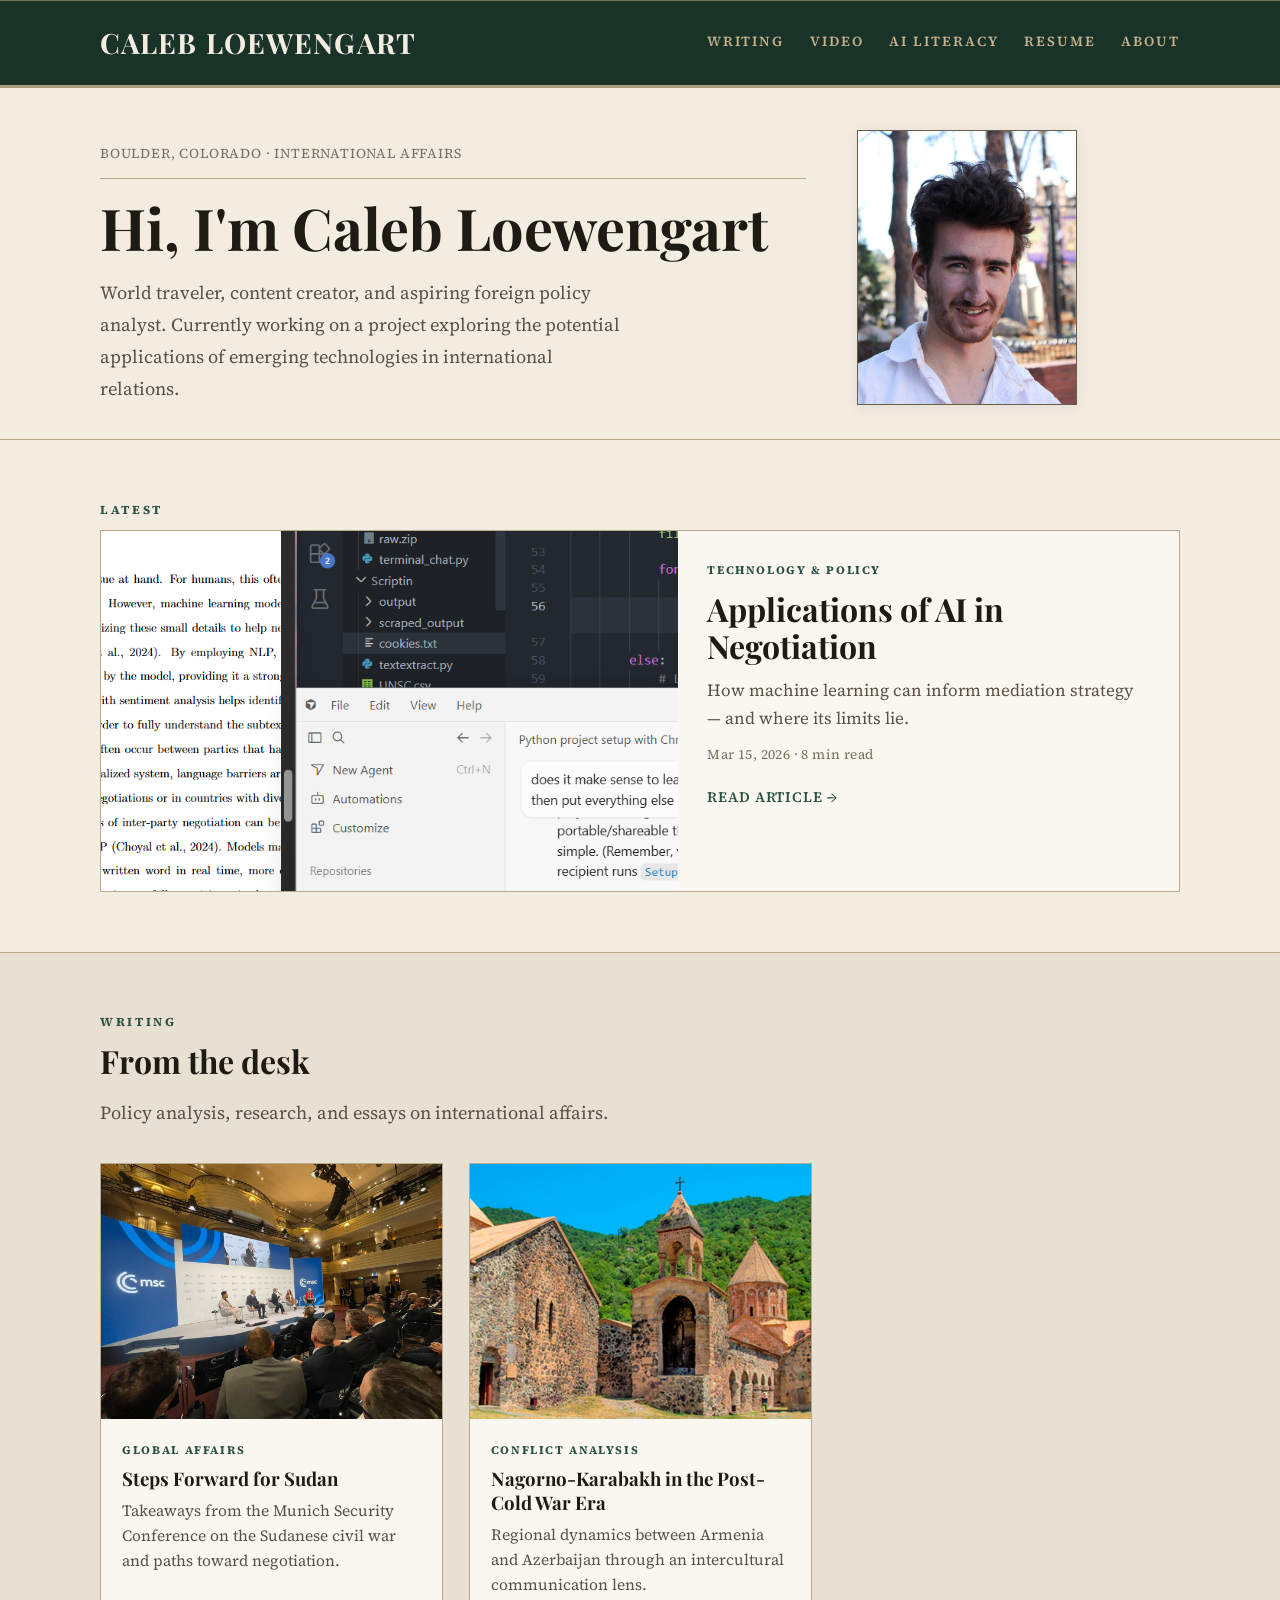
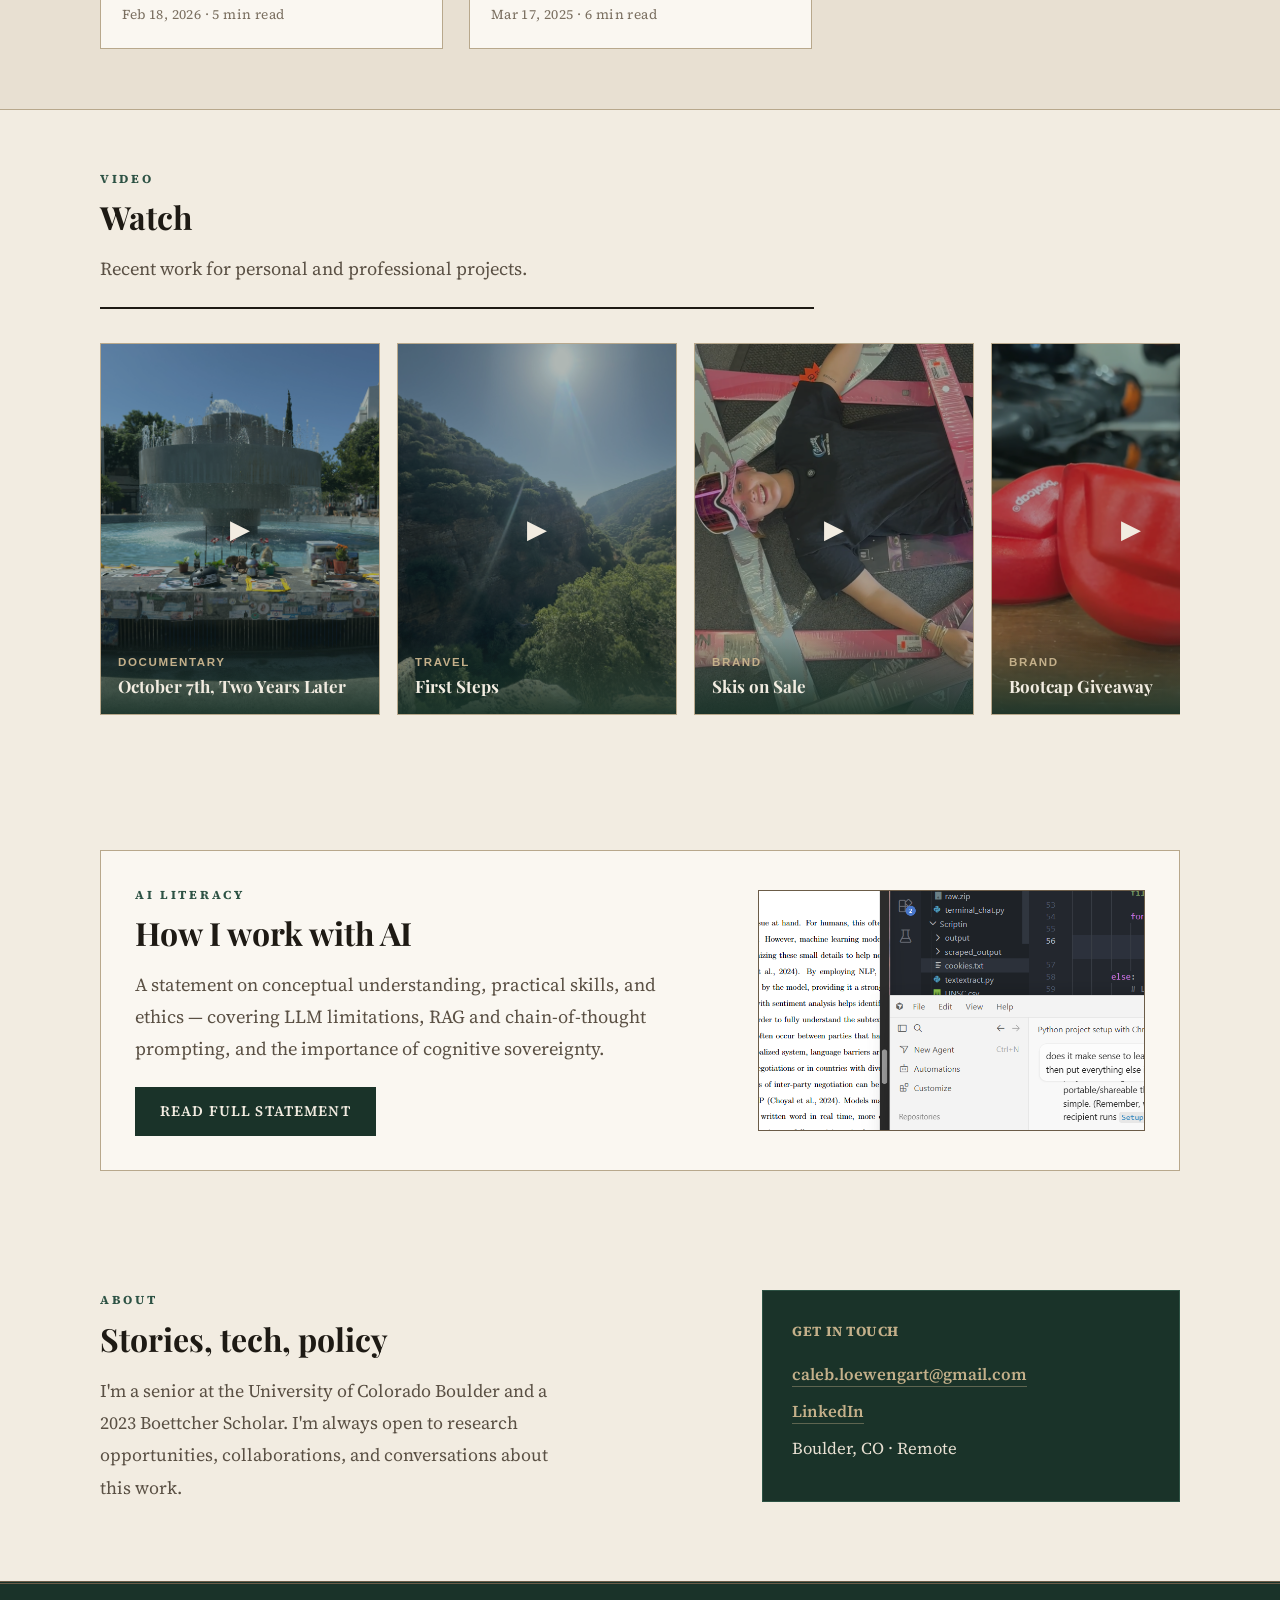
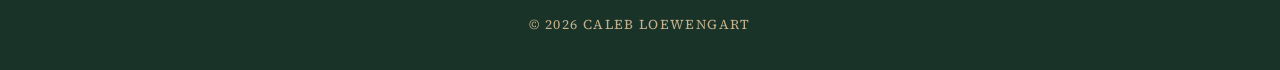
<file: index.html>
<!DOCTYPE html>
<html lang="en">
<head>
  <meta charset="UTF-8" />
  <meta name="viewport" content="width=device-width, initial-scale=1.0" />
  <meta name="description" content="Portfolio of Caleb Loewengart — international affairs student, content creator, and researcher focused on storytelling, foreign policy, and emerging technology." />
  <title>Caleb Loewengart</title>
  <link rel="preconnect" href="https://fonts.googleapis.com">
  <link rel="preconnect" href="https://fonts.gstatic.com" crossorigin>
  <link href="https://fonts.googleapis.com/css2?family=Playfair+Display:ital,wght@0,400..900;1,400..900&family=Source+Serif+4:ital,opsz,wght@0,8..60,400..700;1,8..60,400..700&display=swap" rel="stylesheet">
  <link rel="stylesheet" href="styles.css" />
</head>
<body>
  <header class="site-header">
    <div class="masthead-rule"></div>
    <div class="container header-inner">
      <a class="brand" href="#top">Caleb Loewengart</a>
      <nav aria-label="Main navigation">
        <a href="#writing">Writing</a>
        <a href="#videos">Video</a>
        <a href="#ai-literacy">AI Literacy</a>
        <a href="assets/resume.html">Resume</a>
        <a href="#about">About</a>
      </nav>
    </div>
    <div class="masthead-rule thick"></div>
  </header>

  <main id="top">
    <section class="blog-masthead">
      <div class="container masthead-grid">
        <div class="masthead-copy">
          <p class="dateline">Boulder, Colorado · International Affairs</p>
          <h1><span class="highlight">Hi,</span> I'm Caleb Loewengart</h1>
          <p class="lead">World traveler, content creator, and aspiring foreign policy analyst. Currently working on a project exploring the potential applications of emerging technologies in international relations.</p>
        </div>
        <div class="masthead-photo">
          <img src="assets/headshot.jpeg" alt="Headshot of Caleb Loewengart" width="220" height="275" />
        </div>
      </div>
    </section>

    <section id="featured" class="section" hidden>
      <div class="container">
        <p class="eyebrow">Latest</p>
        <div id="featured-post"></div>
      </div>
    </section>

    <section id="writing" class="section section-alt">
      <div class="container">
        <div class="section-header-row">
          <div>
            <p class="eyebrow">Writing</p>
            <h2>From the desk</h2>
            <p class="section-desc">Policy analysis, research, and essays on international affairs.</p>
          </div>
        
        </div>
        <div id="post-feed" class="post-feed" aria-live="polite"></div>
      </div>
    </section>

    <section id="videos" class="section">
      <div class="container">
        <div class="section-header">
          <p class="eyebrow">Video</p>
          <h2>Watch</h2>
          <p class="section-desc">Recent work for personal and professional projects.</p>
        </div>
        <div id="video-reel" class="video-reel" aria-live="polite"></div>
      </div>
    </section>

    <section id="ai-literacy" class="section">
      <div class="container">
        <div class="ai-literacy-banner">
          <div class="ai-literacy-copy">
            <p class="eyebrow">AI Literacy</p>
            <h2>How I work with AI</h2>
            <p class="section-desc">A statement on conceptual understanding, practical skills, and ethics — covering LLM limitations, RAG and chain-of-thought prompting, and the importance of cognitive sovereignty.</p>
            <a class="button" href="assets/writing/ailiteracy.html">Read full statement</a>
          </div>
          <a class="ai-literacy-cover" href="assets/writing/ailiteracy.html" aria-label="Read AI Literacy Statement">
            <img src="assets/images/covers/AI.png" alt="" loading="lazy" />
          </a>
        </div>
      </div>
    </section>

    <section id="about" class="section">
      <div class="container about-grid">
        <div>
          <p class="eyebrow">About</p>
          <h2>Stories, tech, policy</h2>
          <p>I'm a senior at the University of Colorado Boulder and a 2023 Boettcher Scholar. I'm always open to research opportunities, collaborations, and conversations about this work.</p>
        </div>
        <div class="about-card">
          <h3>Get in Touch</h3>
          <ul class="contact-list">
            <li><a href="mailto:caleb.loewengart@gmail.com">caleb.loewengart@gmail.com</a></li>
            <li><a href="https://linkedin.com/in/calebloewengart" target="_blank" rel="noopener noreferrer">LinkedIn</a></li>
            <li>Boulder, CO · Remote</li>
          </ul>
        </div>
      </div>
    </section>
  </main>

  <footer class="site-footer">
    <div class="container">
      <p>&copy; 2026 Caleb Loewengart</p>
    </div>
  </footer>

  <script src="script.js"></script>
</body>
</html>
</file>
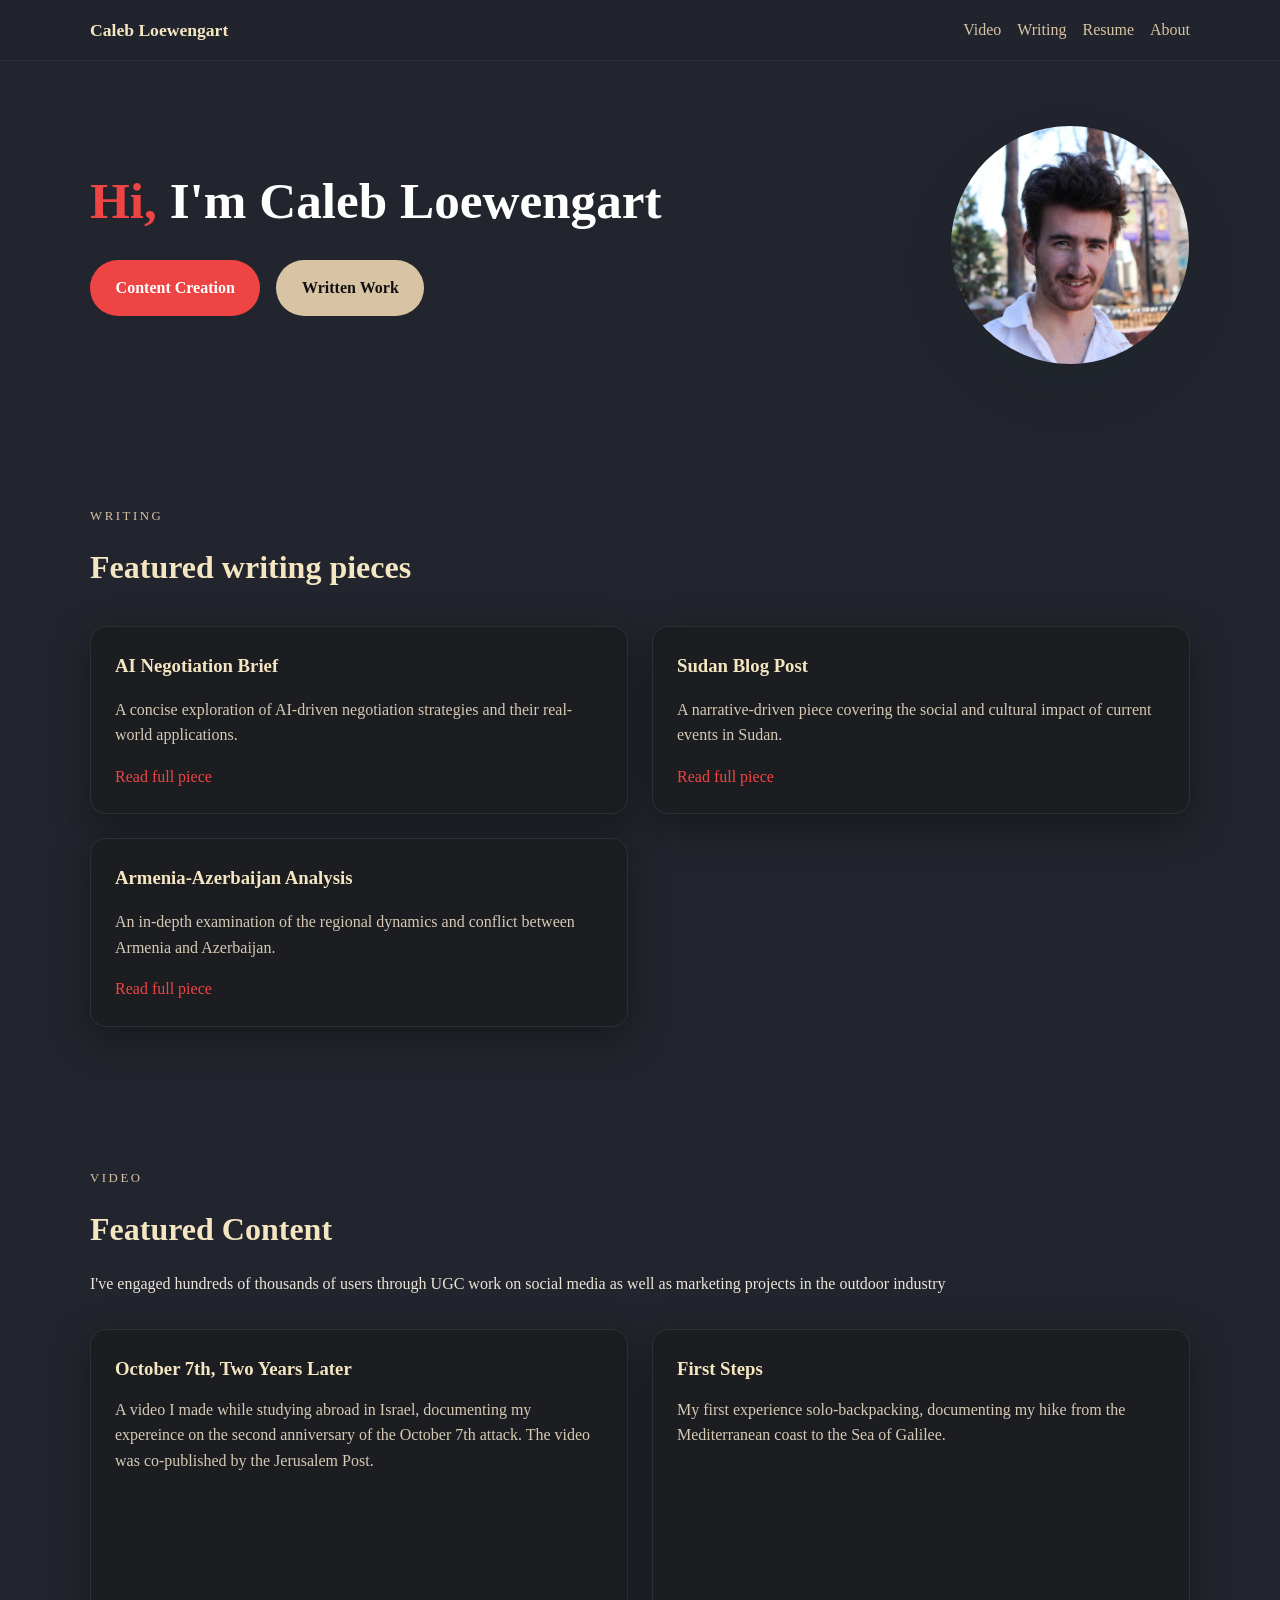
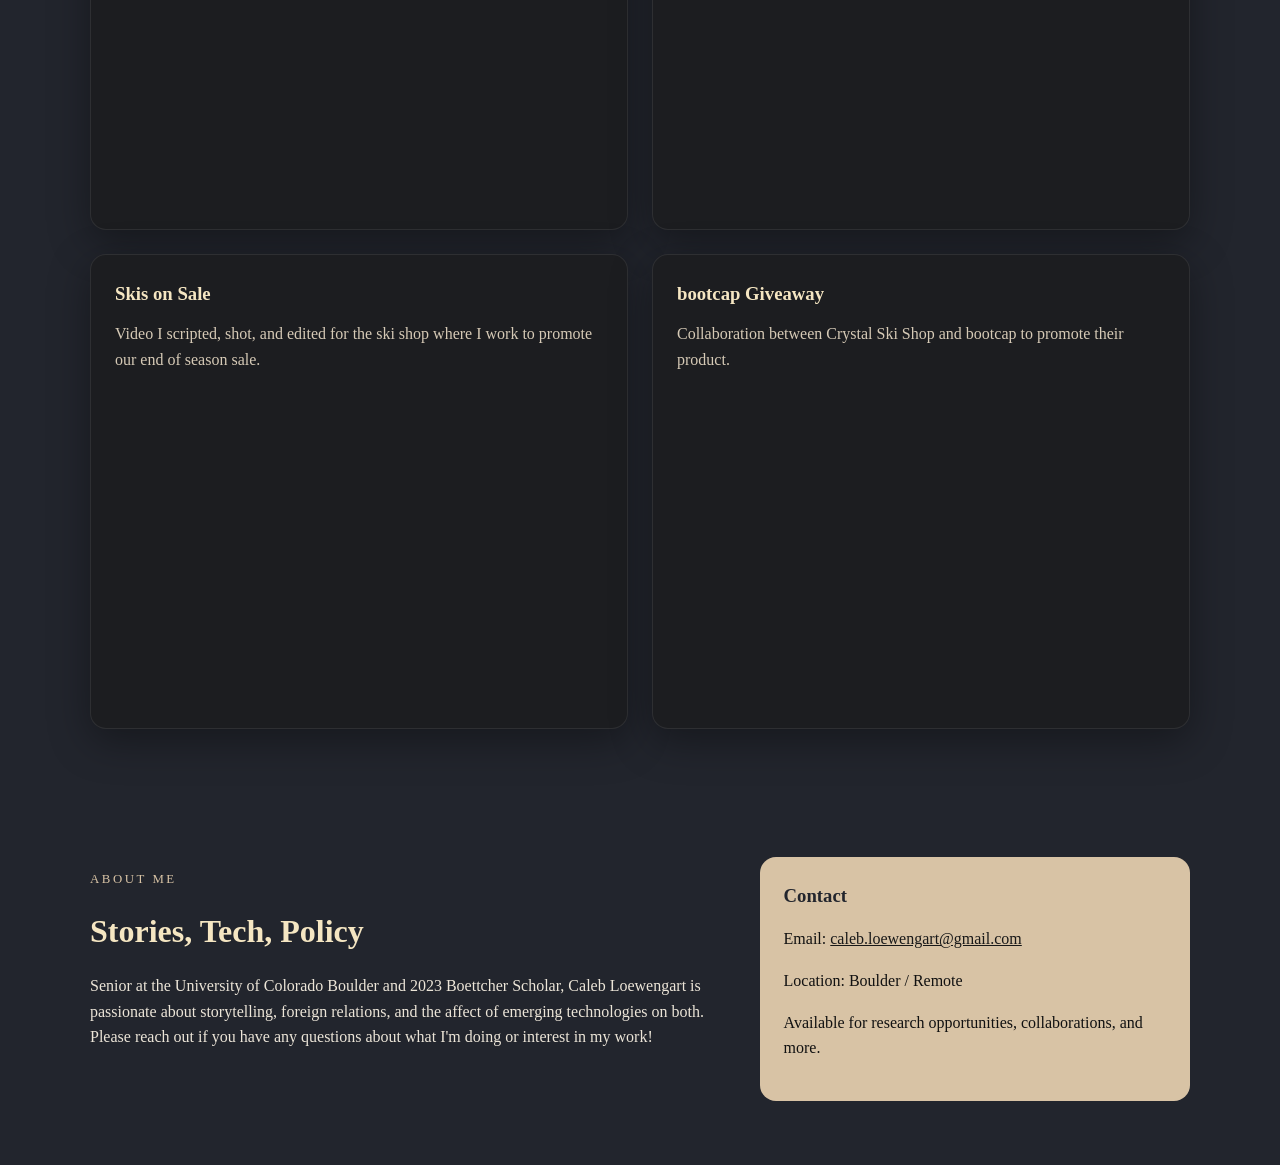
<file: calebloewengartportfolio/index.html>
<!DOCTYPE html>
<html lang="en">
<head>
  <meta charset="UTF-8" />
  <meta name="viewport" content="width=device-width, initial-scale=1.0" />
  <title>Caleb Loewengart Portfolio</title>
  <link rel="preconnect" href="https://fonts.googleapis.com">
<link rel="preconnect" href="https://fonts.gstatic.com" crossorigin>
<link href="https://fonts.googleapis.com/css2?family=EB+Garamond:ital,wght@0,400..800;1,400..800&family=Oswald:wght@200..700&display=swap" rel="stylesheet">
  <link rel="stylesheet" href="styles.css" />
</head>
<body>
  <header class="site-header">
    <div class="container header-inner">
      <a class="brand" href="#hero">Caleb Loewengart</a>
      <nav>
        <a href="#videos">Video</a>
        <a href="#writing">Writing</a>
        <a href="assets/resume.html">Resume</a>
        <a href="#about">About</a>
      </nav>
    </div>
  </header>

  <main>
    <section id="hero" class="hero section">
      <div class="container">
        <div class="hero-top">
          <div class="hero-copy">
            <h1><span class="highlight">Hi,</span> I'm Caleb Loewengart</h1>
            
            <div class="hero-actions">
              <a class="button" href="#videos">Content Creation</a>
              <a class="button button-secondary" href="#writing">Written Work</a>
            </div>
          </div>
          <div class="hero-headshot">
            <img src="assets/headshot.jpeg" alt="Headshot of Caleb Loewengart" />
          </div>
        </div>
      </div>
    </section>

    <section id="writing" class="section section-alt">
      <div class="container">
        <div class="section-header">
          <p class="eyebrow">Writing</p>
          <h2>Featured writing pieces</h2>
          
        </div>
        <div id="writing-grid" class="grid">
          <div class="card">
            <p>Loading your writing portfolio...</p>
          </div>
        </div>
      </div>
    </section>

    <section id="videos" class="section">
      <div class="container">
        <div class="section-header">
          <p class="eyebrow">Video</p>
          <h2>Featured Content</h2>
          <p>I've engaged hundreds of thousands of users through UGC work on social media as well as marketing projects in the outdoor industry</p>
        </div>
        <div id="video-grid" class="grid">
          <div class="card">
            <p>Loading your video portfolio...</p>
          </div>
        </div>
      </div>
    </section>


    <section id="about" class="section">
      <div class="container about-grid">
        <div>
          <p class="eyebrow">About me</p>
          <h2>Stories, Tech, Policy</h2>
          <p>Senior at the University of Colorado Boulder and 2023 Boettcher Scholar, Caleb Loewengart is passionate about storytelling, foreign relations, and the affect of emerging technologies on both. Please reach out if you have any questions about what I'm doing or interest in my work!</p>
        </div>
        <div class="about-card">
          <h3>Contact</h3>
          <p>Email: <a href="mailto:caleb.loewengart@gmail.com">caleb.loewengart@gmail.com</a></p>
          <p>Location: Boulder / Remote</p>
          <p>Available for research opportunities, collaborations, and more.</p>
        </div>
      </div>
    </section>
  </main>


  <script src="script.js"></script>
</body>
</html>
</file>
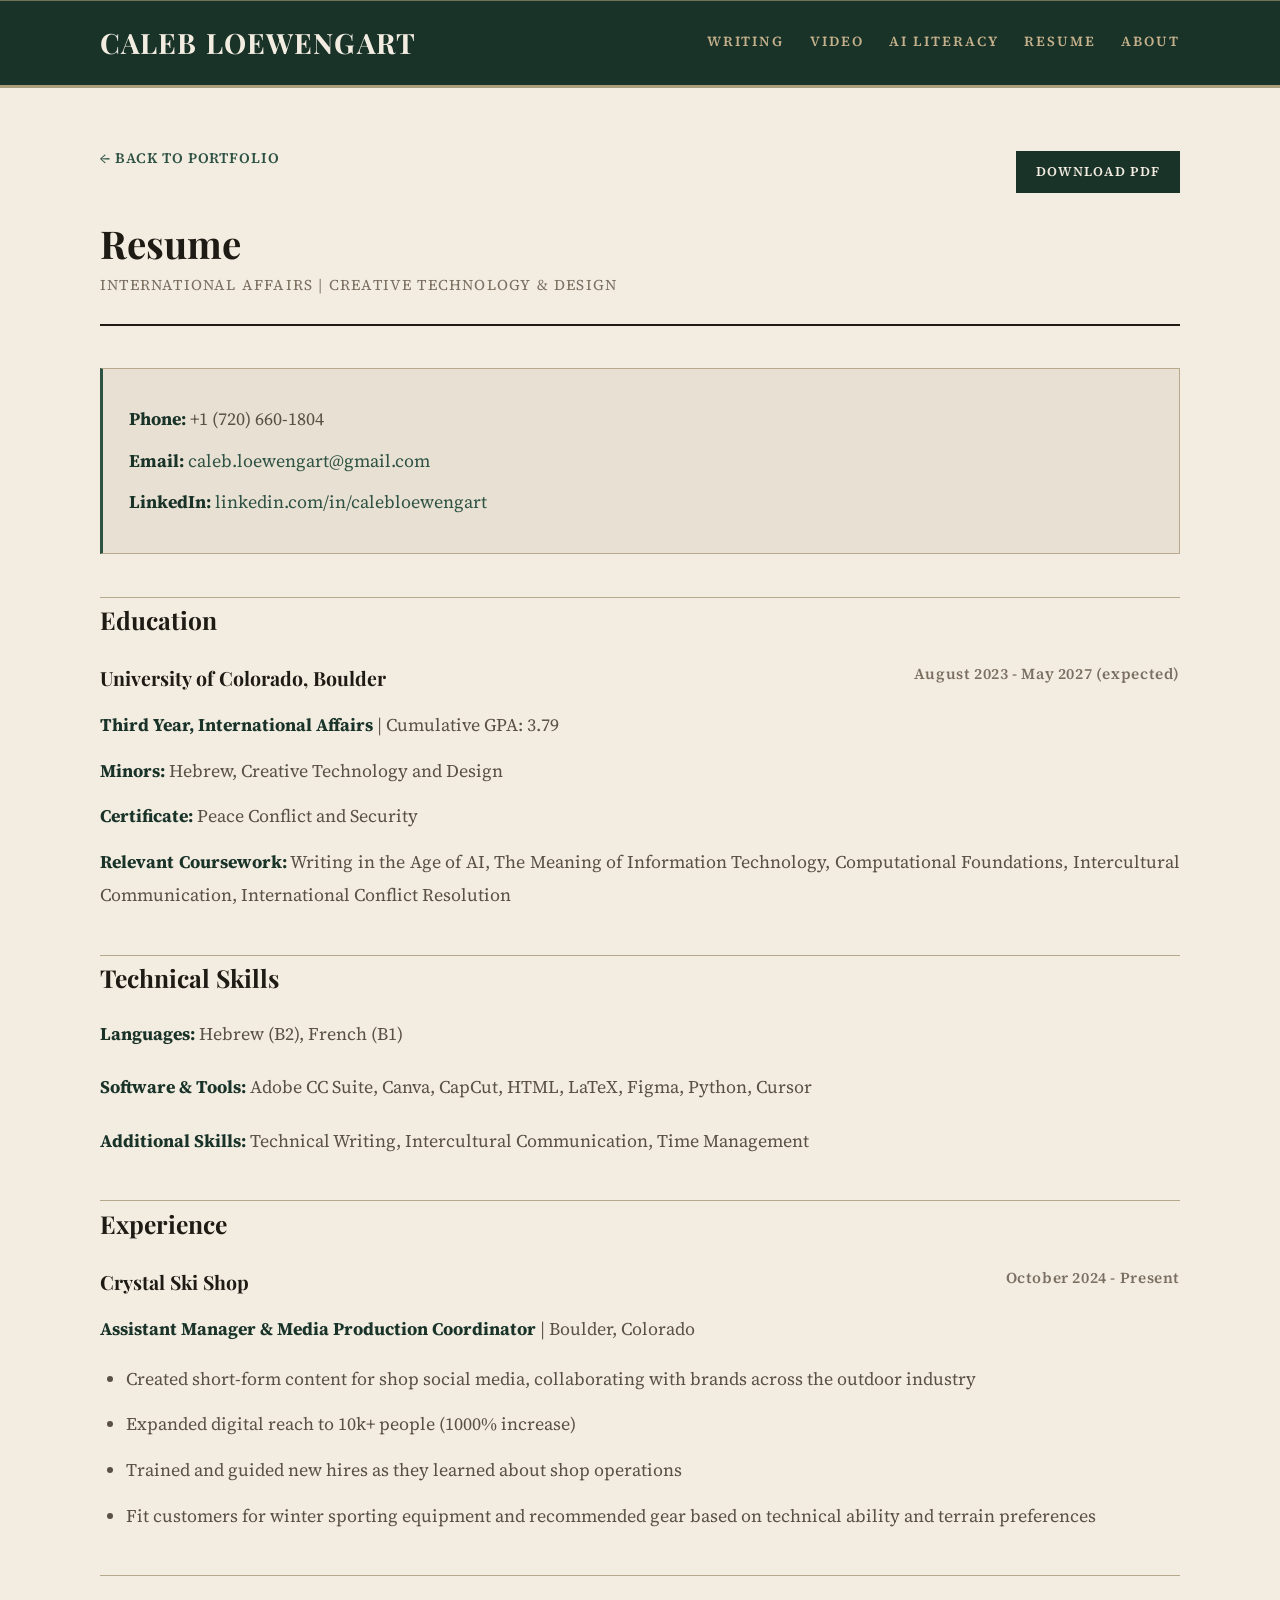
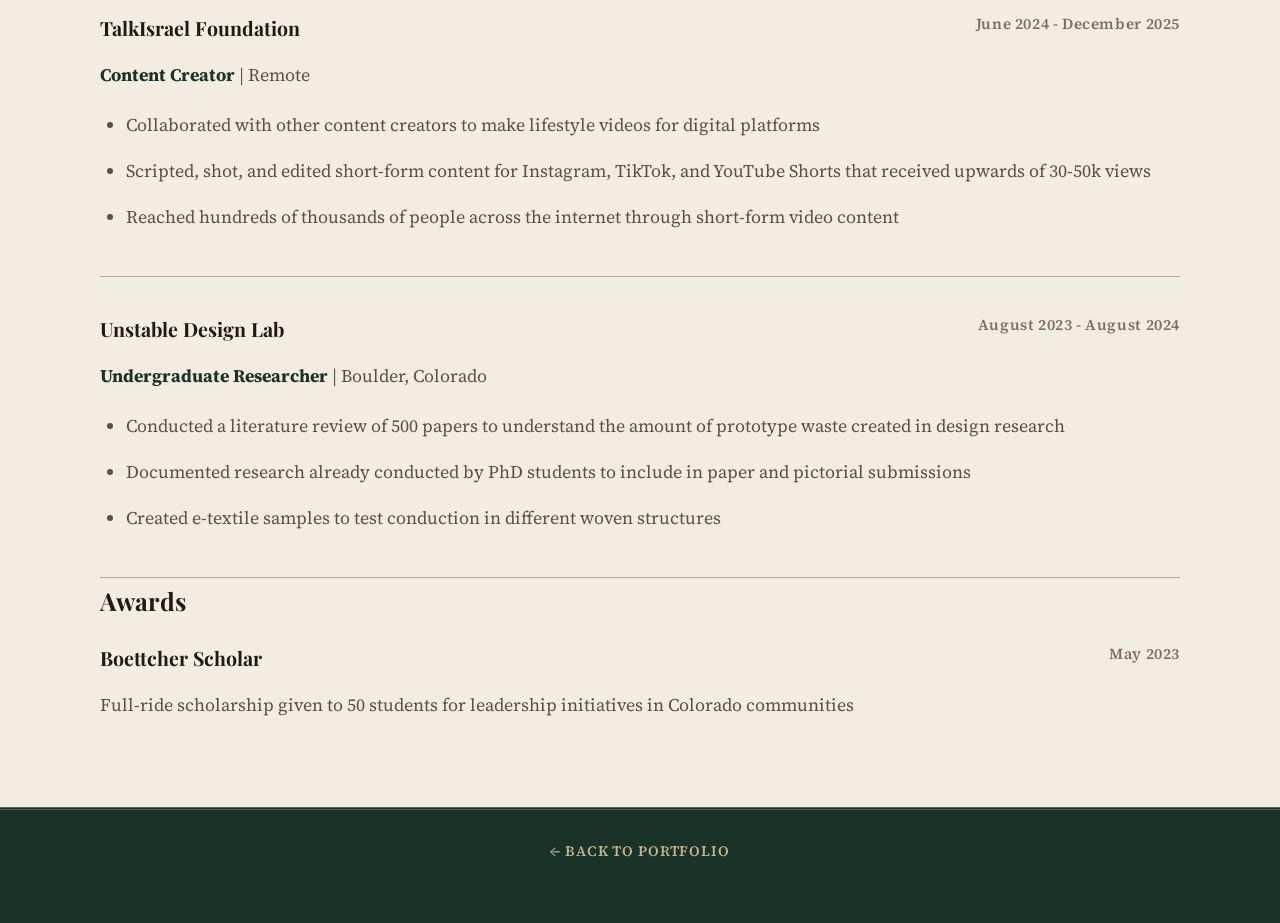
<file: assets/resume.html>
<!DOCTYPE html>
<html lang="en">
<head>
  <meta charset="UTF-8" />
  <meta name="viewport" content="width=device-width, initial-scale=1.0" />
  <title>Resume - Caleb Loewengart</title>
  <link rel="preconnect" href="https://fonts.googleapis.com">
  <link rel="preconnect" href="https://fonts.gstatic.com" crossorigin>
  <link href="https://fonts.googleapis.com/css2?family=Playfair+Display:ital,wght@0,400..900;1,400..900&family=Source+Serif+4:ital,opsz,wght@0,8..60,400..700;1,8..60,400..700&display=swap" rel="stylesheet">
  <link rel="stylesheet" href="../styles.css" />
  <link rel="stylesheet" href="../writing-styles.css" />
</head>
<body>
  <header class="site-header">
    <div class="masthead-rule"></div>
    <div class="container header-inner">
      <a class="brand" href="../index.html#hero">Caleb Loewengart</a>
      <nav aria-label="Main navigation">
        <a href="../index.html#writing">Writing</a>
        <a href="../index.html#videos">Video</a>
        <a href="writing/ailiteracy.html">AI Literacy</a>
        <a href="resume.html">Resume</a>
        <a href="../index.html#about">About</a>
      </nav>
    </div>
    <div class="masthead-rule thick"></div>
  </header>

  <main>
    <article class="writing-article">
      <div class="container">
        <div class="writing-header">
          <div class="resume-header-actions">
            <a href="../index.html#hero" class="back-link">← Back to Portfolio</a>
            <a href="./CalebLoewengart_Resume (10).pdf" download class="button button-small">Download PDF</a>
          </div>
          <h1>Resume</h1>
          <p class="writing-meta">International Affairs | Creative Technology & Design</p>
        </div>

        <div class="writing-content">
          <div class="resume-contact">
            <p><strong>Phone:</strong> +1 (720) 660-1804</p>
            <p><strong>Email:</strong> <a href="mailto:caleb.loewengart@gmail.com">caleb.loewengart@gmail.com</a></p>
            <p><strong>LinkedIn:</strong> <a href="https://linkedin.com/in/calebloewengart">linkedin.com/in/calebloewengart</a></p>
          </div>

          <h2>Education</h2>
          <div class="resume-section">
            <div class="resume-entry">
              <div class="entry-header">
                <h3>University of Colorado, Boulder</h3>
                <span class="date">August 2023 - May 2027 (expected)</span>
              </div>
              <p><strong>Third Year, International Affairs</strong> | Cumulative GPA: 3.79</p>
              <p><strong>Minors:</strong> Hebrew, Creative Technology and Design</p>
              <p><strong>Certificate:</strong> Peace Conflict and Security</p>
              <p><strong>Relevant Coursework:</strong> Writing in the Age of AI, The Meaning of Information Technology, Computational Foundations, Intercultural Communication, International Conflict Resolution</p>
            </div>
          </div>

          <h2>Technical Skills</h2>
          <div class="resume-section">
            <p><strong>Languages:</strong> Hebrew (B2), French (B1)</p>
            <p><strong>Software & Tools:</strong> Adobe CC Suite, Canva, CapCut, HTML, LaTeX, Figma, Python, Cursor</p>
            <p><strong>Additional Skills:</strong> Technical Writing, Intercultural Communication, Time Management</p>
          </div>

          <h2>Experience</h2>
          <div class="resume-section">
            <div class="resume-entry">
              <div class="entry-header">
                <h3>Crystal Ski Shop</h3>
                <span class="date">October 2024 - Present</span>
              </div>
              <p><strong>Assistant Manager & Media Production Coordinator</strong> | Boulder, Colorado</p>
              <ul>
                <li>Created short-form content for shop social media, collaborating with brands across the outdoor industry</li>
                <li>Expanded digital reach to 10k+ people (1000% increase)</li>
                <li>Trained and guided new hires as they learned about shop operations</li>
                <li>Fit customers for winter sporting equipment and recommended gear based on technical ability and terrain preferences</li>
              </ul>
            </div>

            <div class="resume-entry">
              <div class="entry-header">
                <h3>TalkIsrael Foundation</h3>
                <span class="date">June 2024 - December 2025</span>
              </div>
              <p><strong>Content Creator</strong> | Remote</p>
              <ul>
                <li>Collaborated with other content creators to make lifestyle videos for digital platforms</li>
                <li>Scripted, shot, and edited short-form content for Instagram, TikTok, and YouTube Shorts that received upwards of 30-50k views</li>
                <li>Reached hundreds of thousands of people across the internet through short-form video content</li>
              </ul>
            </div>

            <div class="resume-entry">
              <div class="entry-header">
                <h3>Unstable Design Lab</h3>
                <span class="date">August 2023 - August 2024</span>
              </div>
              <p><strong>Undergraduate Researcher</strong> | Boulder, Colorado</p>
              <ul>
                <li>Conducted a literature review of 500 papers to understand the amount of prototype waste created in design research</li>
                <li>Documented research already conducted by PhD students to include in paper and pictorial submissions</li>
                <li>Created e-textile samples to test conduction in different woven structures</li>
              </ul>
            </div>
          </div>

          <h2>Awards</h2>
          <div class="resume-section">
            <div class="resume-entry">
              <div class="entry-header">
                <h3>Boettcher Scholar</h3>
                <span class="date">May 2023</span>
              </div>
              <p>Full-ride scholarship given to 50 students for leadership initiatives in Colorado communities</p>
            </div>
          </div>
        </div>
      </div>
    </article>
  </main>

  <footer class="site-footer">
    <div class="container">
      <p><a href="../index.html#hero" class="back-link">← Back to Portfolio</a></p>
    </div>
  </footer>
</body>
</html>
</file>
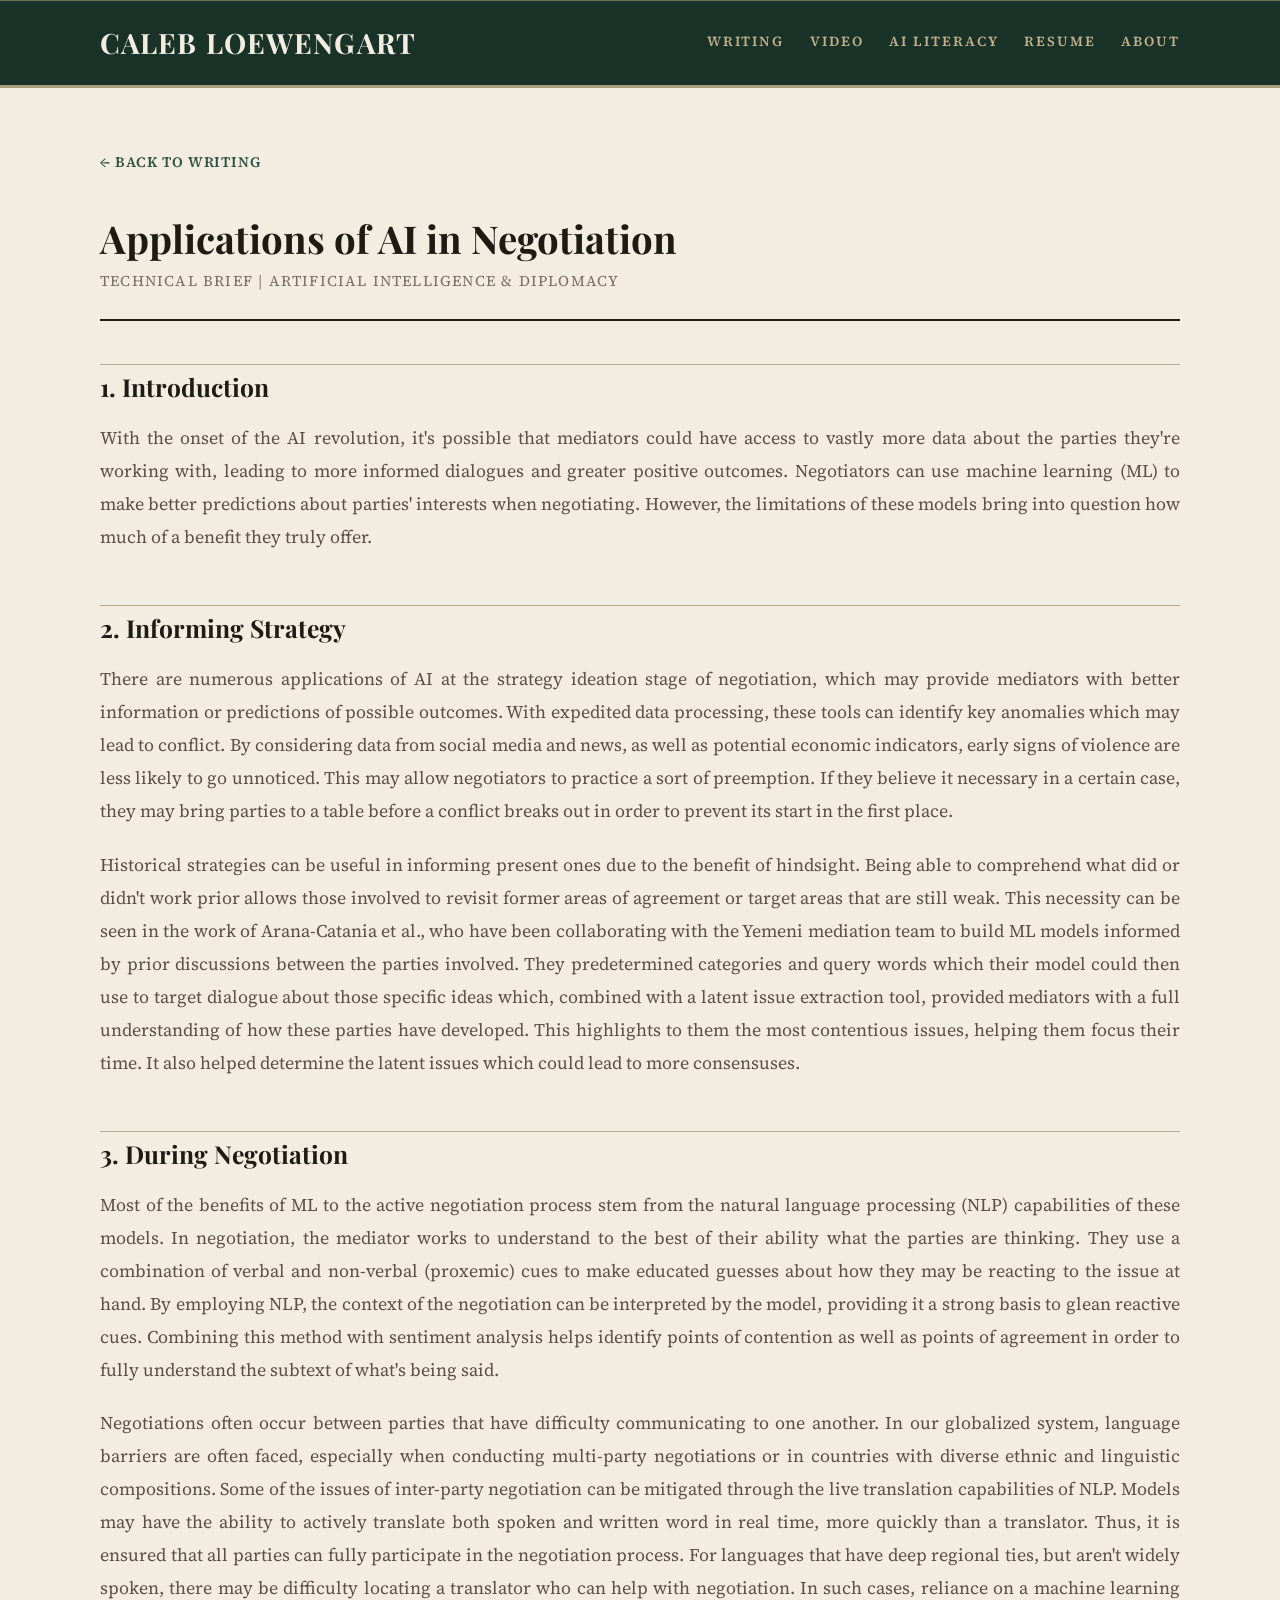
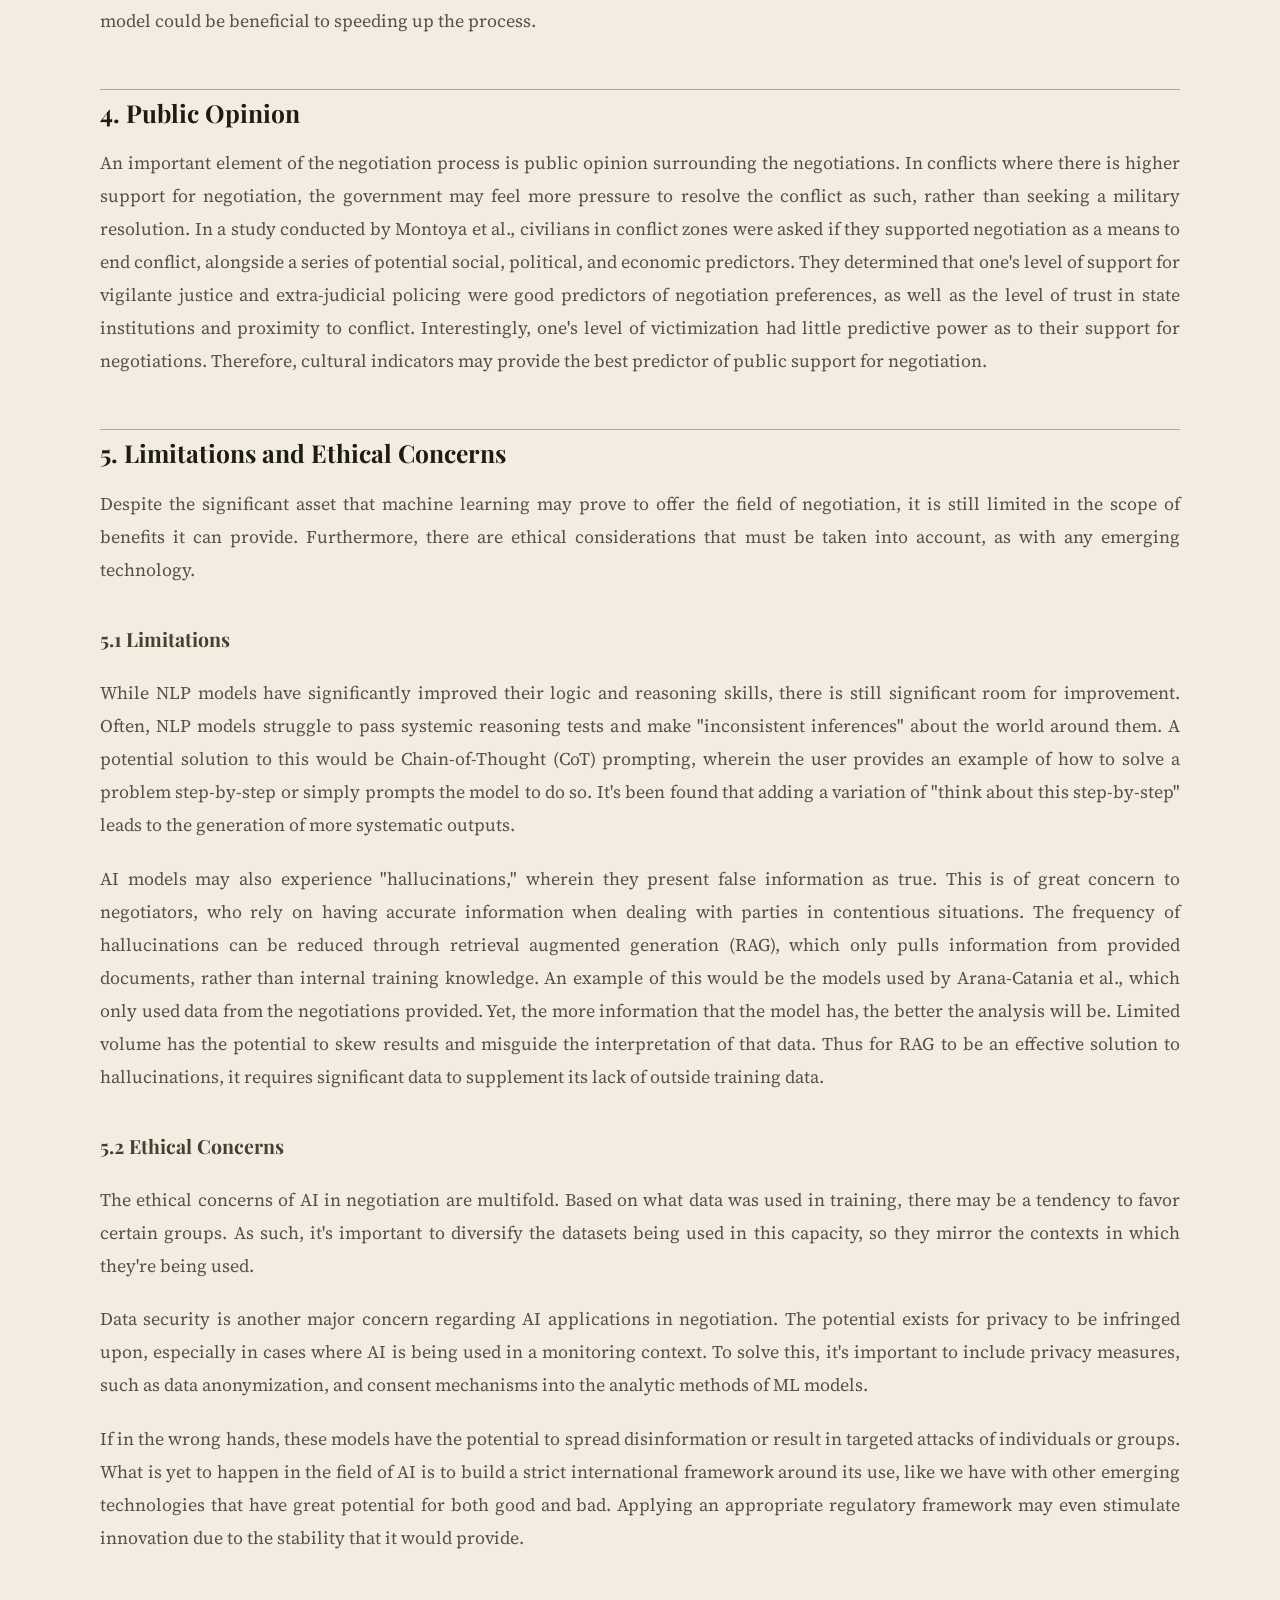
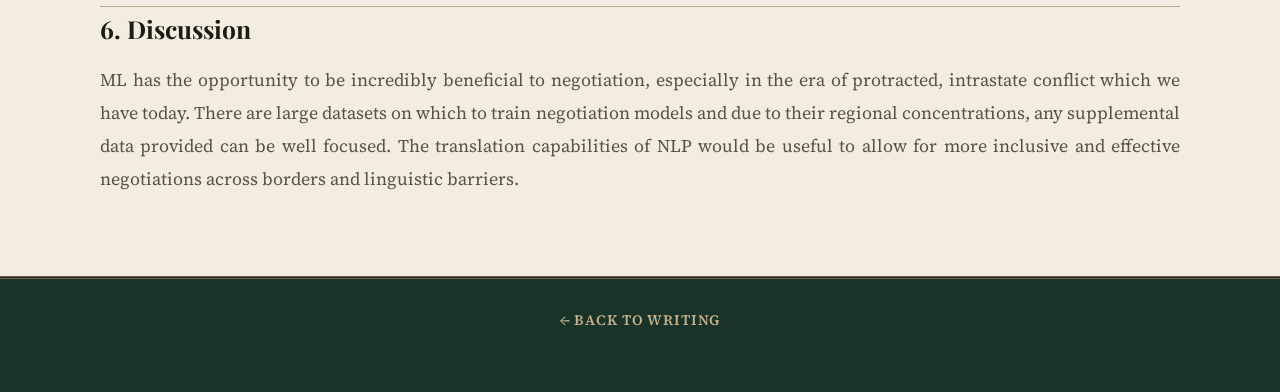
<file: assets/writing/ai.html>
<!DOCTYPE html>
<html lang="en">
<head>
  <meta charset="UTF-8" />
  <meta name="viewport" content="width=device-width, initial-scale=1.0" />
  <title>AI in Negotiation - Caleb Loewengart</title>
  <link rel="preconnect" href="https://fonts.googleapis.com">
  <link rel="preconnect" href="https://fonts.gstatic.com" crossorigin>
  <link href="https://fonts.googleapis.com/css2?family=Playfair+Display:ital,wght@0,400..900;1,400..900&family=Source+Serif+4:ital,opsz,wght@0,8..60,400..700;1,8..60,400..700&display=swap" rel="stylesheet">
  <link rel="stylesheet" href="../../styles.css" />
  <link rel="stylesheet" href="../../writing-styles.css" />
</head>
<body>
  <header class="site-header">
    <div class="masthead-rule"></div>
    <div class="container header-inner">
      <a class="brand" href="../../index.html#hero">Caleb Loewengart</a>
      <nav aria-label="Main navigation">
        <a href="../../index.html#writing">Writing</a>
        <a href="../../index.html#videos">Video</a>
        <a href="ailiteracy.html">AI Literacy</a>
        <a href="../resume.html">Resume</a>
        <a href="../../index.html#about">About</a>
      </nav>
    </div>
    <div class="masthead-rule thick"></div>
  </header>

  <main>
    <article class="writing-article">
      <div class="container">
        <div class="writing-header">
          <a href="../../index.html#writing" class="back-link">← Back to Writing</a>
          <h1>Applications of AI in Negotiation</h1>
          <p class="writing-meta">Technical Brief | Artificial Intelligence & Diplomacy</p>
        </div>

        <div class="writing-content">
          <h2>1. Introduction</h2>
          <p>With the onset of the AI revolution, it's possible that mediators could have access to vastly more data about the parties they're working with, leading to more informed dialogues and greater positive outcomes. Negotiators can use machine learning (ML) to make better predictions about parties' interests when negotiating. However, the limitations of these models bring into question how much of a benefit they truly offer.</p>

          <h2>2. Informing Strategy</h2>
          <p>There are numerous applications of AI at the strategy ideation stage of negotiation, which may provide mediators with better information or predictions of possible outcomes. With expedited data processing, these tools can identify key anomalies which may lead to conflict. By considering data from social media and news, as well as potential economic indicators, early signs of violence are less likely to go unnoticed. This may allow negotiators to practice a sort of preemption. If they believe it necessary in a certain case, they may bring parties to a table before a conflict breaks out in order to prevent its start in the first place.</p>

          <p>Historical strategies can be useful in informing present ones due to the benefit of hindsight. Being able to comprehend what did or didn't work prior allows those involved to revisit former areas of agreement or target areas that are still weak. This necessity can be seen in the work of Arana-Catania et al., who have been collaborating with the Yemeni mediation team to build ML models informed by prior discussions between the parties involved. They predetermined categories and query words which their model could then use to target dialogue about those specific ideas which, combined with a latent issue extraction tool, provided mediators with a full understanding of how these parties have developed. This highlights to them the most contentious issues, helping them focus their time. It also helped determine the latent issues which could lead to more consensuses.</p>

          <h2>3. During Negotiation</h2>
          <p>Most of the benefits of ML to the active negotiation process stem from the natural language processing (NLP) capabilities of these models. In negotiation, the mediator works to understand to the best of their ability what the parties are thinking. They use a combination of verbal and non-verbal (proxemic) cues to make educated guesses about how they may be reacting to the issue at hand. By employing NLP, the context of the negotiation can be interpreted by the model, providing it a strong basis to glean reactive cues. Combining this method with sentiment analysis helps identify points of contention as well as points of agreement in order to fully understand the subtext of what's being said.</p>

          <p>Negotiations often occur between parties that have difficulty communicating to one another. In our globalized system, language barriers are often faced, especially when conducting multi-party negotiations or in countries with diverse ethnic and linguistic compositions. Some of the issues of inter-party negotiation can be mitigated through the live translation capabilities of NLP. Models may have the ability to actively translate both spoken and written word in real time, more quickly than a translator. Thus, it is ensured that all parties can fully participate in the negotiation process. For languages that have deep regional ties, but aren't widely spoken, there may be difficulty locating a translator who can help with negotiation. In such cases, reliance on a machine learning model could be beneficial to speeding up the process.</p>

          <h2>4. Public Opinion</h2>
          <p>An important element of the negotiation process is public opinion surrounding the negotiations. In conflicts where there is higher support for negotiation, the government may feel more pressure to resolve the conflict as such, rather than seeking a military resolution. In a study conducted by Montoya et al., civilians in conflict zones were asked if they supported negotiation as a means to end conflict, alongside a series of potential social, political, and economic predictors. They determined that one's level of support for vigilante justice and extra-judicial policing were good predictors of negotiation preferences, as well as the level of trust in state institutions and proximity to conflict. Interestingly, one's level of victimization had little predictive power as to their support for negotiations. Therefore, cultural indicators may provide the best predictor of public support for negotiation.</p>

          <h2>5. Limitations and Ethical Concerns</h2>
          <p>Despite the significant asset that machine learning may prove to offer the field of negotiation, it is still limited in the scope of benefits it can provide. Furthermore, there are ethical considerations that must be taken into account, as with any emerging technology.</p>

          <h3>5.1 Limitations</h3>
          <p>While NLP models have significantly improved their logic and reasoning skills, there is still significant room for improvement. Often, NLP models struggle to pass systemic reasoning tests and make "inconsistent inferences" about the world around them. A potential solution to this would be Chain-of-Thought (CoT) prompting, wherein the user provides an example of how to solve a problem step-by-step or simply prompts the model to do so. It's been found that adding a variation of "think about this step-by-step" leads to the generation of more systematic outputs.</p>

          <p>AI models may also experience "hallucinations," wherein they present false information as true. This is of great concern to negotiators, who rely on having accurate information when dealing with parties in contentious situations. The frequency of hallucinations can be reduced through retrieval augmented generation (RAG), which only pulls information from provided documents, rather than internal training knowledge. An example of this would be the models used by Arana-Catania et al., which only used data from the negotiations provided. Yet, the more information that the model has, the better the analysis will be. Limited volume has the potential to skew results and misguide the interpretation of that data. Thus for RAG to be an effective solution to hallucinations, it requires significant data to supplement its lack of outside training data.</p>

          <h3>5.2 Ethical Concerns</h3>
          <p>The ethical concerns of AI in negotiation are multifold. Based on what data was used in training, there may be a tendency to favor certain groups. As such, it's important to diversify the datasets being used in this capacity, so they mirror the contexts in which they're being used.</p>

          <p>Data security is another major concern regarding AI applications in negotiation. The potential exists for privacy to be infringed upon, especially in cases where AI is being used in a monitoring context. To solve this, it's important to include privacy measures, such as data anonymization, and consent mechanisms into the analytic methods of ML models.</p>

          <p>If in the wrong hands, these models have the potential to spread disinformation or result in targeted attacks of individuals or groups. What is yet to happen in the field of AI is to build a strict international framework around its use, like we have with other emerging technologies that have great potential for both good and bad. Applying an appropriate regulatory framework may even stimulate innovation due to the stability that it would provide.</p>

          <h2>6. Discussion</h2>
          <p>ML has the opportunity to be incredibly beneficial to negotiation, especially in the era of protracted, intrastate conflict which we have today. There are large datasets on which to train negotiation models and due to their regional concentrations, any supplemental data provided can be well focused. The translation capabilities of NLP would be useful to allow for more inclusive and effective negotiations across borders and linguistic barriers.</p>
        </div>
      </div>
    </article>
  </main>

  <footer class="site-footer">
    <div class="container">
      <p><a href="../../index.html#writing" class="back-link">← Back to Writing</a></p>
    </div>
  </footer>
</body>
</html>
</file>
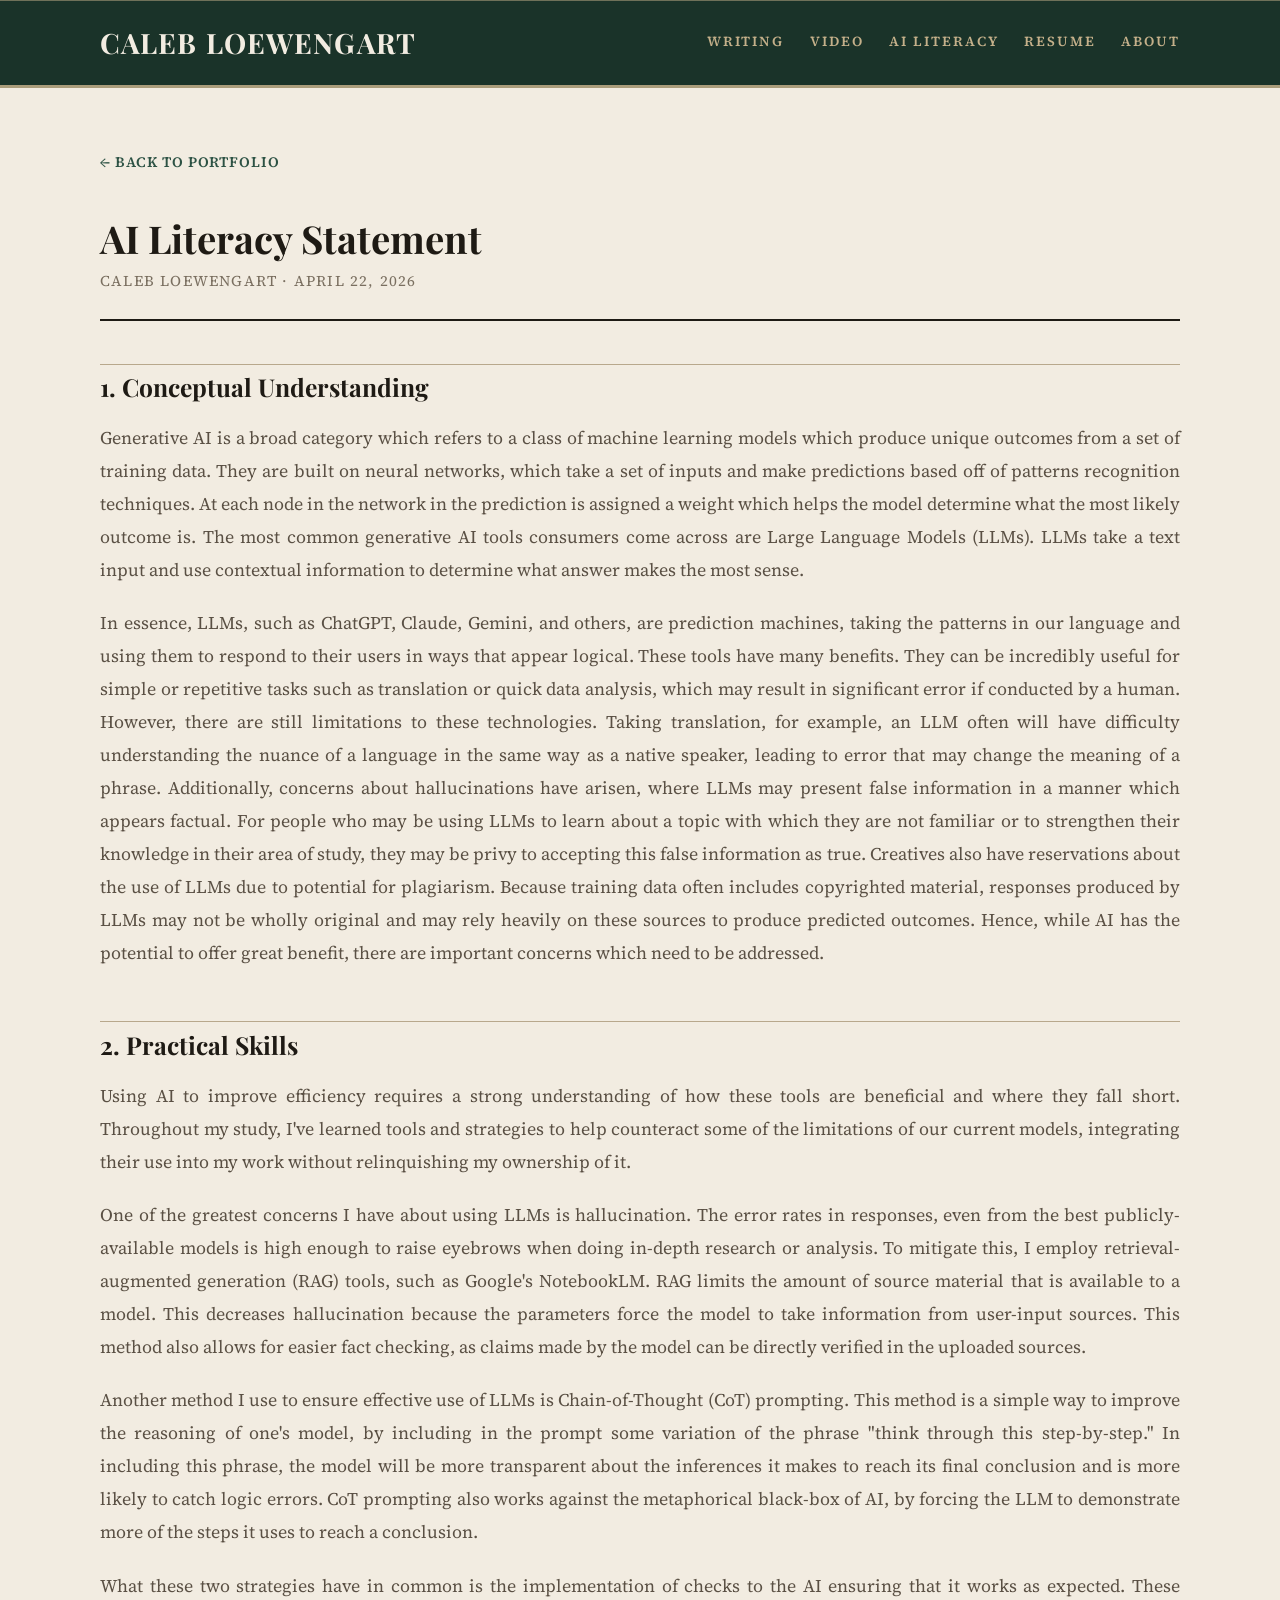
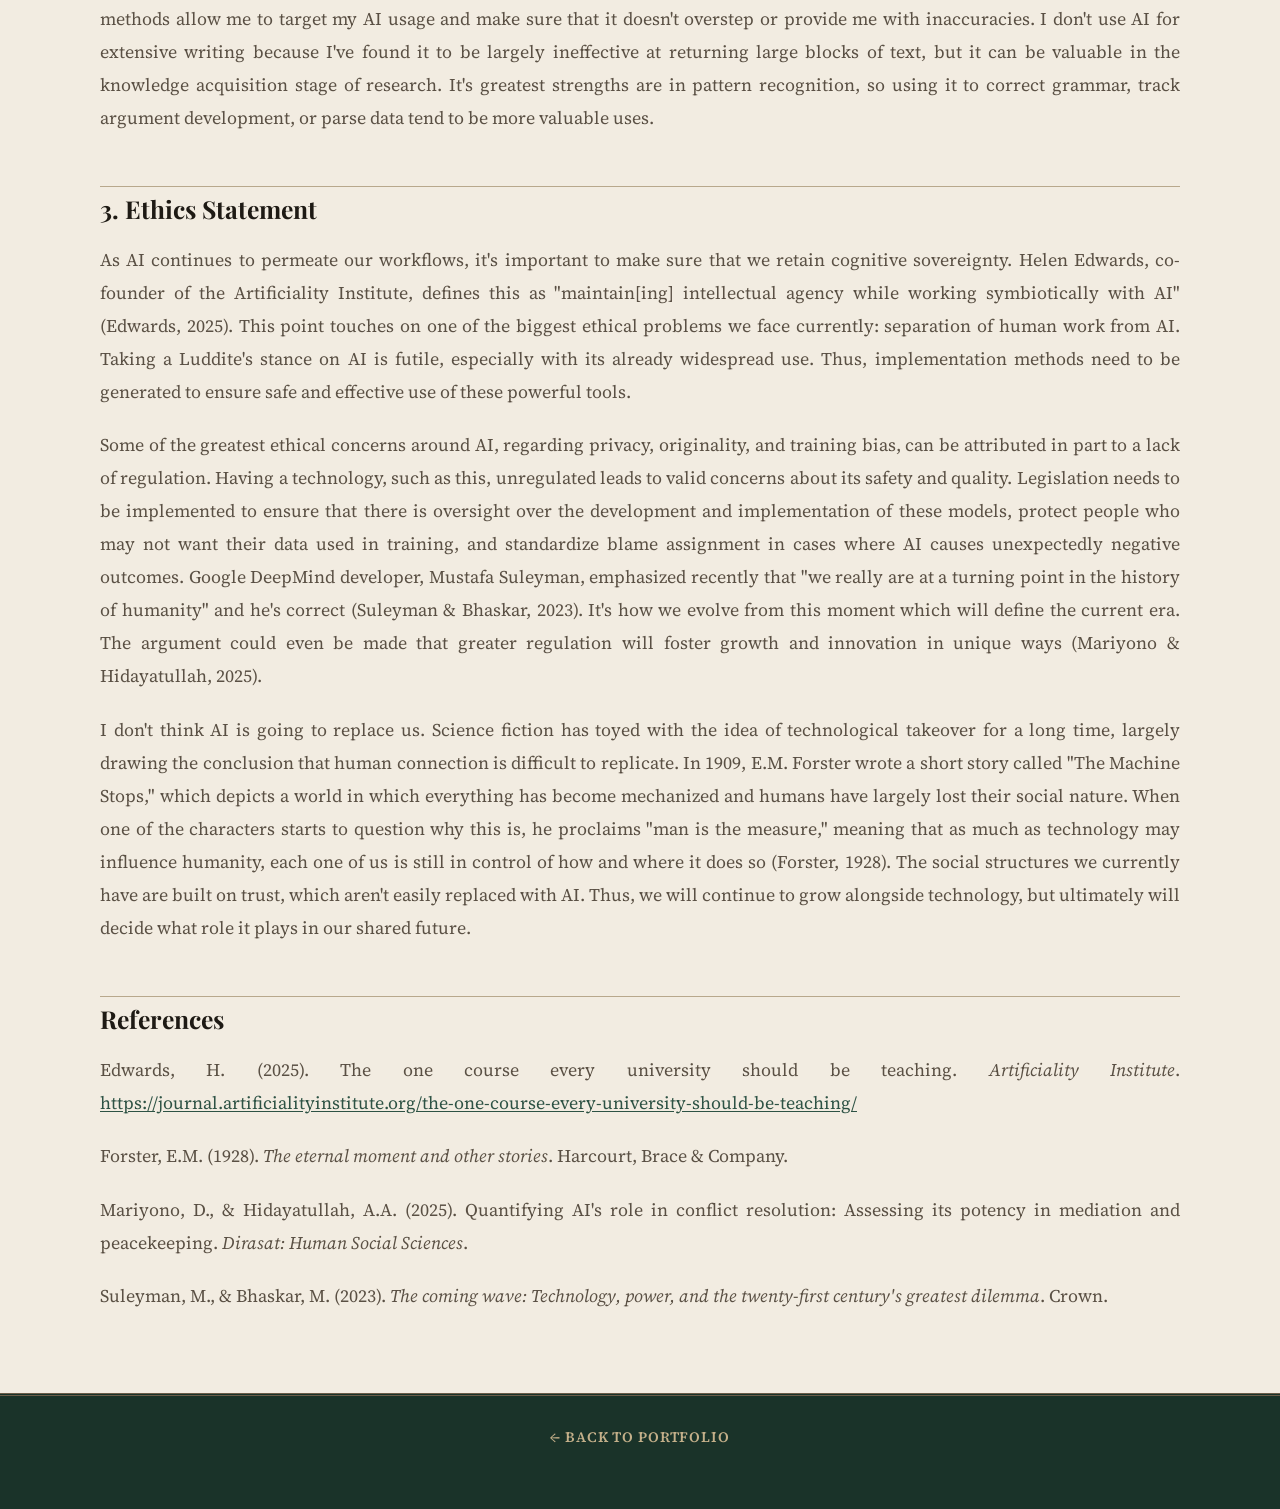
<file: assets/writing/ailiteracy.html>
<!DOCTYPE html>
<html lang="en">
<head>
  <meta charset="UTF-8" />
  <meta name="viewport" content="width=device-width, initial-scale=1.0" />
  <title>AI Literacy Statement - Caleb Loewengart</title>
  <link rel="preconnect" href="https://fonts.googleapis.com">
  <link rel="preconnect" href="https://fonts.gstatic.com" crossorigin>
  <link href="https://fonts.googleapis.com/css2?family=Playfair+Display:ital,wght@0,400..900;1,400..900&family=Source+Serif+4:ital,opsz,wght@0,8..60,400..700;1,8..60,400..700&display=swap" rel="stylesheet">
  <link rel="stylesheet" href="../../styles.css" />
  <link rel="stylesheet" href="../../writing-styles.css" />
</head>
<body>
  <header class="site-header">
    <div class="masthead-rule"></div>
    <div class="container header-inner">
      <a class="brand" href="../../index.html">Caleb Loewengart</a>
      <nav aria-label="Main navigation">
        <a href="../../index.html#writing">Writing</a>
        <a href="../../index.html#videos">Video</a>
        <a href="ailiteracy.html">AI Literacy</a>
        <a href="../resume.html">Resume</a>
        <a href="../../index.html#about">About</a>
      </nav>
    </div>
    <div class="masthead-rule thick"></div>
  </header>

  <main>
    <article class="writing-article">
      <div class="container">
        <div class="writing-header">
          <a href="../../index.html#ai-literacy" class="back-link">← Back to Portfolio</a>
          <h1>AI Literacy Statement</h1>
          <p class="writing-meta">Caleb Loewengart · April 22, 2026</p>
        </div>

        <div class="writing-content">
          <h2>1. Conceptual Understanding</h2>
          <p>Generative AI is a broad category which refers to a class of machine learning models which produce unique outcomes from a set of training data. They are built on neural networks, which take a set of inputs and make predictions based off of patterns recognition techniques. At each node in the network in the prediction is assigned a weight which helps the model determine what the most likely outcome is. The most common generative AI tools consumers come across are Large Language Models (LLMs). LLMs take a text input and use contextual information to determine what answer makes the most sense.</p>

          <p>In essence, LLMs, such as ChatGPT, Claude, Gemini, and others, are prediction machines, taking the patterns in our language and using them to respond to their users in ways that appear logical. These tools have many benefits. They can be incredibly useful for simple or repetitive tasks such as translation or quick data analysis, which may result in significant error if conducted by a human. However, there are still limitations to these technologies. Taking translation, for example, an LLM often will have difficulty understanding the nuance of a language in the same way as a native speaker, leading to error that may change the meaning of a phrase. Additionally, concerns about hallucinations have arisen, where LLMs may present false information in a manner which appears factual. For people who may be using LLMs to learn about a topic with which they are not familiar or to strengthen their knowledge in their area of study, they may be privy to accepting this false information as true. Creatives also have reservations about the use of LLMs due to potential for plagiarism. Because training data often includes copyrighted material, responses produced by LLMs may not be wholly original and may rely heavily on these sources to produce predicted outcomes. Hence, while AI has the potential to offer great benefit, there are important concerns which need to be addressed.</p>

          <h2>2. Practical Skills</h2>
          <p>Using AI to improve efficiency requires a strong understanding of how these tools are beneficial and where they fall short. Throughout my study, I've learned tools and strategies to help counteract some of the limitations of our current models, integrating their use into my work without relinquishing my ownership of it.</p>

          <p>One of the greatest concerns I have about using LLMs is hallucination. The error rates in responses, even from the best publicly-available models is high enough to raise eyebrows when doing in-depth research or analysis. To mitigate this, I employ retrieval-augmented generation (RAG) tools, such as Google's NotebookLM. RAG limits the amount of source material that is available to a model. This decreases hallucination because the parameters force the model to take information from user-input sources. This method also allows for easier fact checking, as claims made by the model can be directly verified in the uploaded sources.</p>

          <p>Another method I use to ensure effective use of LLMs is Chain-of-Thought (CoT) prompting. This method is a simple way to improve the reasoning of one's model, by including in the prompt some variation of the phrase "think through this step-by-step." In including this phrase, the model will be more transparent about the inferences it makes to reach its final conclusion and is more likely to catch logic errors. CoT prompting also works against the metaphorical black-box of AI, by forcing the LLM to demonstrate more of the steps it uses to reach a conclusion.</p>

          <p>What these two strategies have in common is the implementation of checks to the AI ensuring that it works as expected. These methods allow me to target my AI usage and make sure that it doesn't overstep or provide me with inaccuracies. I don't use AI for extensive writing because I've found it to be largely ineffective at returning large blocks of text, but it can be valuable in the knowledge acquisition stage of research. It's greatest strengths are in pattern recognition, so using it to correct grammar, track argument development, or parse data tend to be more valuable uses.</p>

          <h2>3. Ethics Statement</h2>
          <p>As AI continues to permeate our workflows, it's important to make sure that we retain cognitive sovereignty. Helen Edwards, co-founder of the Artificiality Institute, defines this as "maintain[ing] intellectual agency while working symbiotically with AI" (Edwards, 2025). This point touches on one of the biggest ethical problems we face currently: separation of human work from AI. Taking a Luddite's stance on AI is futile, especially with its already widespread use. Thus, implementation methods need to be generated to ensure safe and effective use of these powerful tools.</p>

          <p>Some of the greatest ethical concerns around AI, regarding privacy, originality, and training bias, can be attributed in part to a lack of regulation. Having a technology, such as this, unregulated leads to valid concerns about its safety and quality. Legislation needs to be implemented to ensure that there is oversight over the development and implementation of these models, protect people who may not want their data used in training, and standardize blame assignment in cases where AI causes unexpectedly negative outcomes. Google DeepMind developer, Mustafa Suleyman, emphasized recently that "we really are at a turning point in the history of humanity" and he's correct (Suleyman &amp; Bhaskar, 2023). It's how we evolve from this moment which will define the current era. The argument could even be made that greater regulation will foster growth and innovation in unique ways (Mariyono &amp; Hidayatullah, 2025).</p>

          <p>I don't think AI is going to replace us. Science fiction has toyed with the idea of technological takeover for a long time, largely drawing the conclusion that human connection is difficult to replicate. In 1909, E.M. Forster wrote a short story called "The Machine Stops," which depicts a world in which everything has become mechanized and humans have largely lost their social nature. When one of the characters starts to question why this is, he proclaims "man is the measure," meaning that as much as technology may influence humanity, each one of us is still in control of how and where it does so (Forster, 1928). The social structures we currently have are built on trust, which aren't easily replaced with AI. Thus, we will continue to grow alongside technology, but ultimately will decide what role it plays in our shared future.</p>

          <h2>References</h2>
          <p>Edwards, H. (2025). The one course every university should be teaching. <em>Artificiality Institute</em>. <a href="https://journal.artificialityinstitute.org/the-one-course-every-university-should-be-teaching/" target="_blank" rel="noopener noreferrer">https://journal.artificialityinstitute.org/the-one-course-every-university-should-be-teaching/</a></p>

          <p>Forster, E.M. (1928). <em>The eternal moment and other stories</em>. Harcourt, Brace &amp; Company.</p>

          <p>Mariyono, D., &amp; Hidayatullah, A.A. (2025). Quantifying AI's role in conflict resolution: Assessing its potency in mediation and peacekeeping. <em>Dirasat: Human Social Sciences</em>.</p>

          <p>Suleyman, M., &amp; Bhaskar, M. (2023). <em>The coming wave: Technology, power, and the twenty-first century's greatest dilemma</em>. Crown.</p>
        </div>
      </div>
    </article>
  </main>

  <footer class="site-footer">
    <div class="container">
      <p><a href="../../index.html#ai-literacy" class="back-link">← Back to Portfolio</a></p>
    </div>
  </footer>
</body>
</html>
</file>
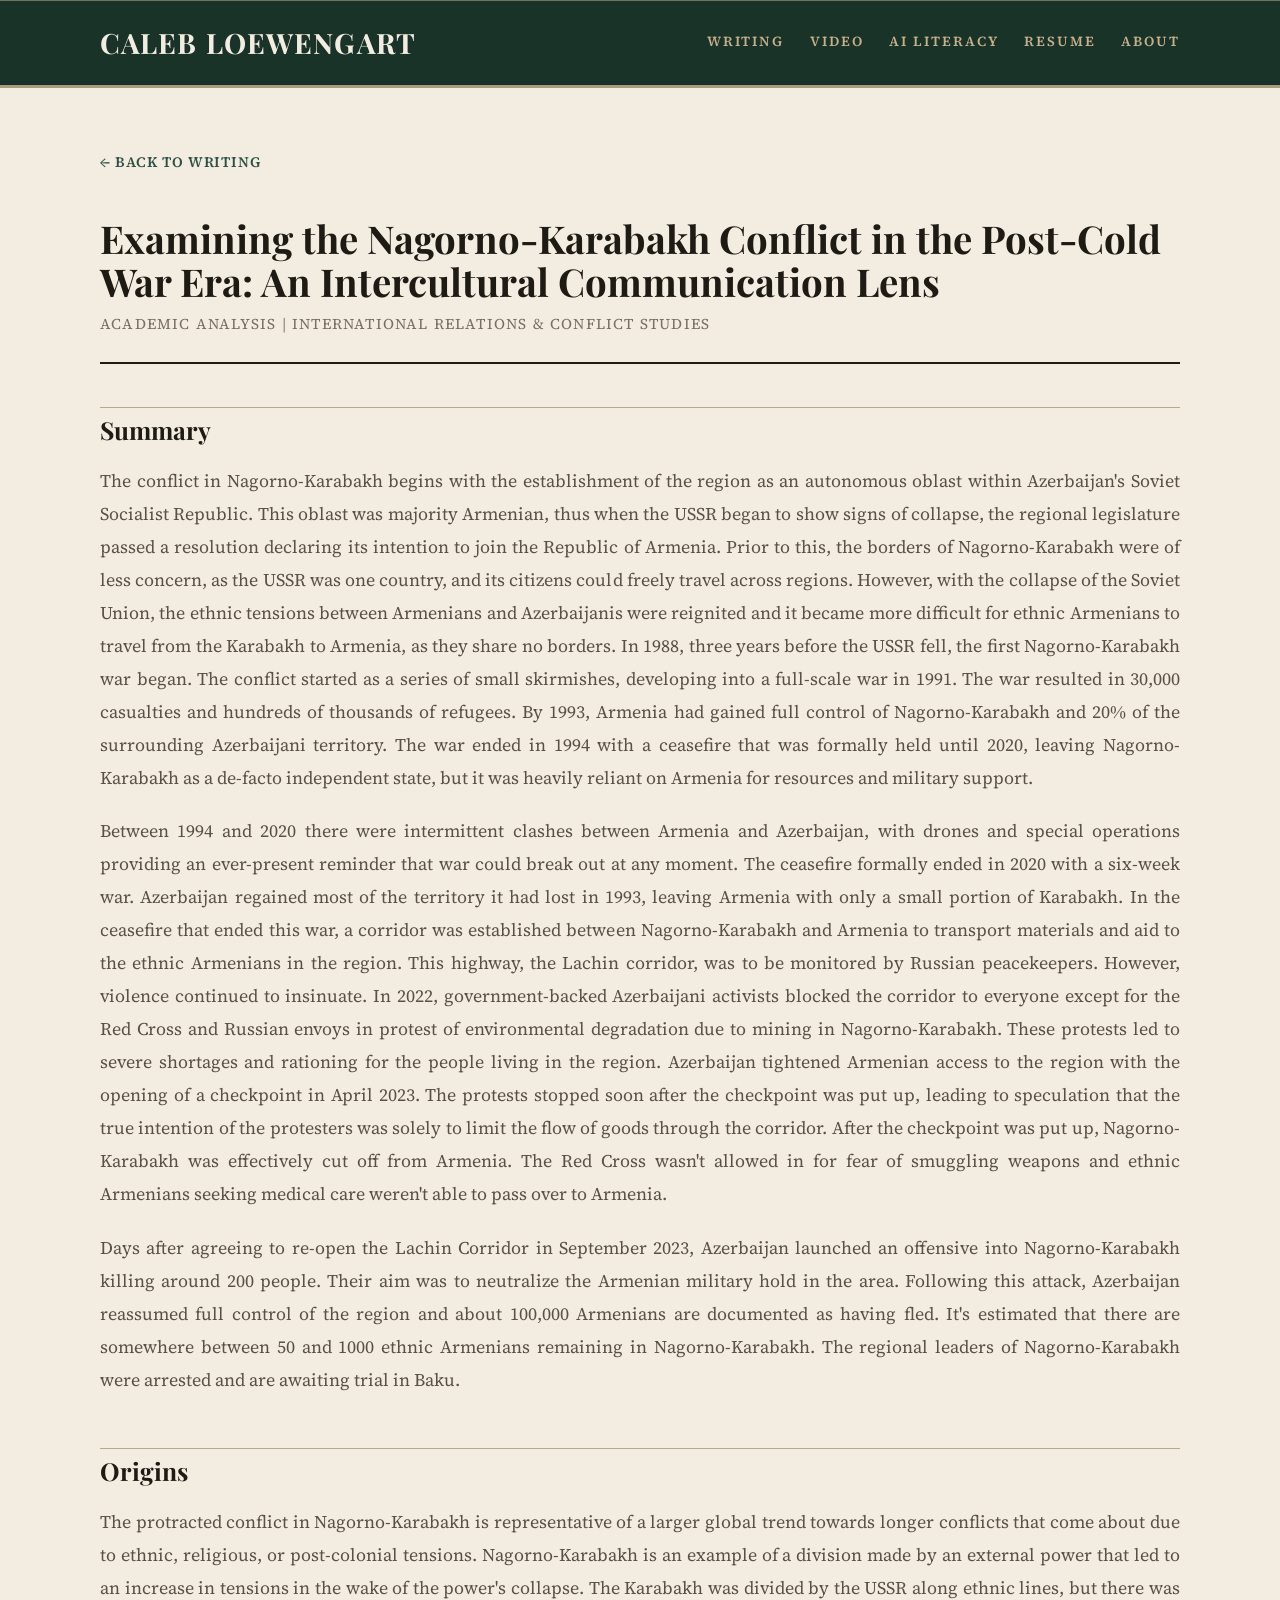
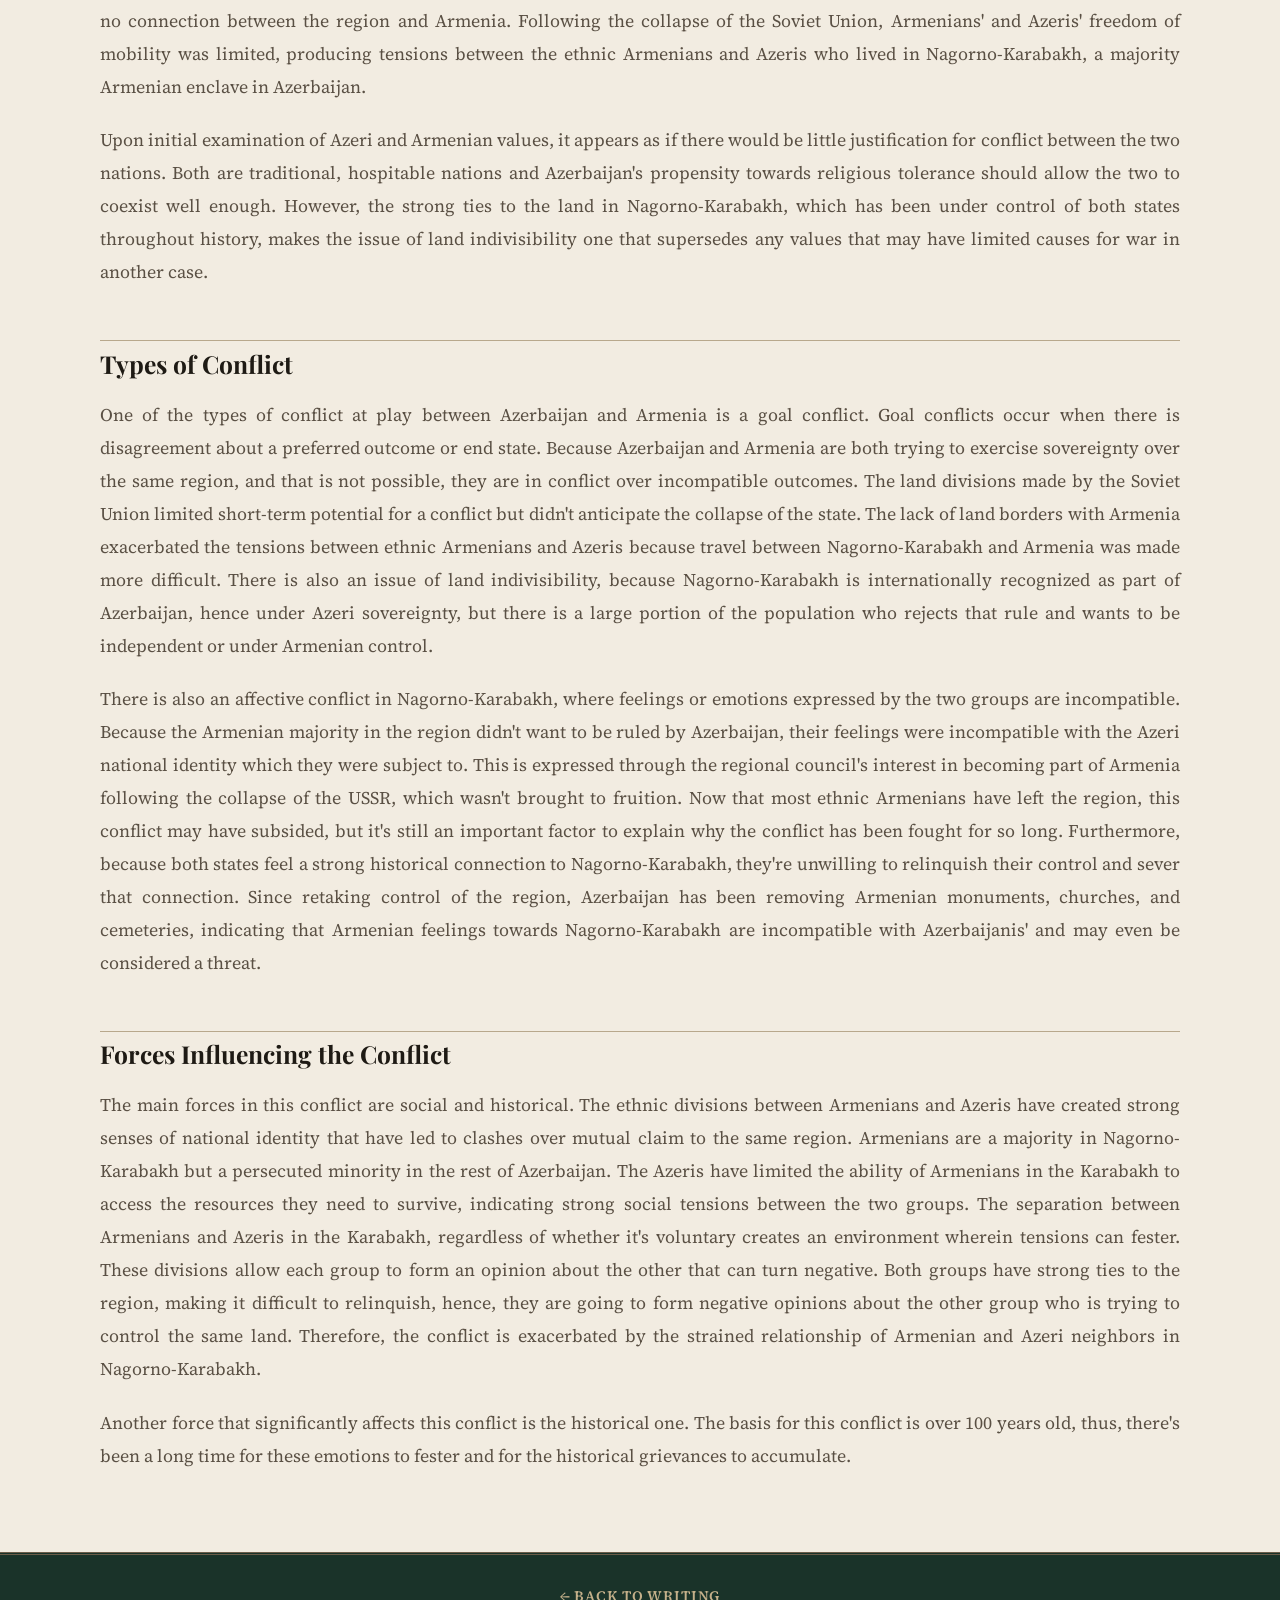
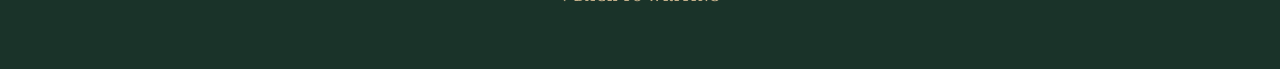
<file: assets/writing/armenia.html>
<!DOCTYPE html>
<html lang="en">
<head>
  <meta charset="UTF-8" />
  <meta name="viewport" content="width=device-width, initial-scale=1.0" />
  <title>Armenia-Azerbaijan Analysis - Caleb Loewengart</title>
  <link rel="preconnect" href="https://fonts.googleapis.com">
  <link rel="preconnect" href="https://fonts.gstatic.com" crossorigin>
  <link href="https://fonts.googleapis.com/css2?family=Playfair+Display:ital,wght@0,400..900;1,400..900&family=Source+Serif+4:ital,opsz,wght@0,8..60,400..700;1,8..60,400..700&display=swap" rel="stylesheet">
  <link rel="stylesheet" href="../../styles.css" />
  <link rel="stylesheet" href="../../writing-styles.css" />
</head>
<body>
  <header class="site-header">
    <div class="masthead-rule"></div>
    <div class="container header-inner">
      <a class="brand" href="../../index.html#hero">Caleb Loewengart</a>
      <nav aria-label="Main navigation">
        <a href="../../index.html#writing">Writing</a>
        <a href="../../index.html#videos">Video</a>
        <a href="ailiteracy.html">AI Literacy</a>
        <a href="../resume.html">Resume</a>
        <a href="../../index.html#about">About</a>
      </nav>
    </div>
    <div class="masthead-rule thick"></div>
  </header>

  <main>
    <article class="writing-article">
      <div class="container">
        <div class="writing-header">
          <a href="../../index.html#writing" class="back-link">← Back to Writing</a>
          <h1>Examining the Nagorno-Karabakh Conflict in the Post-Cold War Era: An Intercultural Communication Lens</h1>
          <p class="writing-meta">Academic Analysis | International Relations & Conflict Studies</p>
        </div>

        <div class="writing-content">
          <h2>Summary</h2>
          <p>The conflict in Nagorno-Karabakh begins with the establishment of the region as an autonomous oblast within Azerbaijan's Soviet Socialist Republic. This oblast was majority Armenian, thus when the USSR began to show signs of collapse, the regional legislature passed a resolution declaring its intention to join the Republic of Armenia. Prior to this, the borders of Nagorno-Karabakh were of less concern, as the USSR was one country, and its citizens could freely travel across regions. However, with the collapse of the Soviet Union, the ethnic tensions between Armenians and Azerbaijanis were reignited and it became more difficult for ethnic Armenians to travel from the Karabakh to Armenia, as they share no borders. In 1988, three years before the USSR fell, the first Nagorno-Karabakh war began. The conflict started as a series of small skirmishes, developing into a full-scale war in 1991. The war resulted in 30,000 casualties and hundreds of thousands of refugees. By 1993, Armenia had gained full control of Nagorno-Karabakh and 20% of the surrounding Azerbaijani territory. The war ended in 1994 with a ceasefire that was formally held until 2020, leaving Nagorno-Karabakh as a de-facto independent state, but it was heavily reliant on Armenia for resources and military support.</p>

          <p>Between 1994 and 2020 there were intermittent clashes between Armenia and Azerbaijan, with drones and special operations providing an ever-present reminder that war could break out at any moment. The ceasefire formally ended in 2020 with a six-week war. Azerbaijan regained most of the territory it had lost in 1993, leaving Armenia with only a small portion of Karabakh. In the ceasefire that ended this war, a corridor was established between Nagorno-Karabakh and Armenia to transport materials and aid to the ethnic Armenians in the region. This highway, the Lachin corridor, was to be monitored by Russian peacekeepers. However, violence continued to insinuate. In 2022, government-backed Azerbaijani activists blocked the corridor to everyone except for the Red Cross and Russian envoys in protest of environmental degradation due to mining in Nagorno-Karabakh. These protests led to severe shortages and rationing for the people living in the region. Azerbaijan tightened Armenian access to the region with the opening of a checkpoint in April 2023. The protests stopped soon after the checkpoint was put up, leading to speculation that the true intention of the protesters was solely to limit the flow of goods through the corridor. After the checkpoint was put up, Nagorno-Karabakh was effectively cut off from Armenia. The Red Cross wasn't allowed in for fear of smuggling weapons and ethnic Armenians seeking medical care weren't able to pass over to Armenia.</p>

          <p>Days after agreeing to re-open the Lachin Corridor in September 2023, Azerbaijan launched an offensive into Nagorno-Karabakh killing around 200 people. Their aim was to neutralize the Armenian military hold in the area. Following this attack, Azerbaijan reassumed full control of the region and about 100,000 Armenians are documented as having fled. It's estimated that there are somewhere between 50 and 1000 ethnic Armenians remaining in Nagorno-Karabakh. The regional leaders of Nagorno-Karabakh were arrested and are awaiting trial in Baku.</p>

          <h2>Origins</h2>
          <p>The protracted conflict in Nagorno-Karabakh is representative of a larger global trend towards longer conflicts that come about due to ethnic, religious, or post-colonial tensions. Nagorno-Karabakh is an example of a division made by an external power that led to an increase in tensions in the wake of the power's collapse. The Karabakh was divided by the USSR along ethnic lines, but there was no connection between the region and Armenia. Following the collapse of the Soviet Union, Armenians' and Azeris' freedom of mobility was limited, producing tensions between the ethnic Armenians and Azeris who lived in Nagorno-Karabakh, a majority Armenian enclave in Azerbaijan.</p>

          <p>Upon initial examination of Azeri and Armenian values, it appears as if there would be little justification for conflict between the two nations. Both are traditional, hospitable nations and Azerbaijan's propensity towards religious tolerance should allow the two to coexist well enough. However, the strong ties to the land in Nagorno-Karabakh, which has been under control of both states throughout history, makes the issue of land indivisibility one that supersedes any values that may have limited causes for war in another case.</p>

          <h2>Types of Conflict</h2>
          <p>One of the types of conflict at play between Azerbaijan and Armenia is a goal conflict. Goal conflicts occur when there is disagreement about a preferred outcome or end state. Because Azerbaijan and Armenia are both trying to exercise sovereignty over the same region, and that is not possible, they are in conflict over incompatible outcomes. The land divisions made by the Soviet Union limited short-term potential for a conflict but didn't anticipate the collapse of the state. The lack of land borders with Armenia exacerbated the tensions between ethnic Armenians and Azeris because travel between Nagorno-Karabakh and Armenia was made more difficult. There is also an issue of land indivisibility, because Nagorno-Karabakh is internationally recognized as part of Azerbaijan, hence under Azeri sovereignty, but there is a large portion of the population who rejects that rule and wants to be independent or under Armenian control.</p>

          <p>There is also an affective conflict in Nagorno-Karabakh, where feelings or emotions expressed by the two groups are incompatible. Because the Armenian majority in the region didn't want to be ruled by Azerbaijan, their feelings were incompatible with the Azeri national identity which they were subject to. This is expressed through the regional council's interest in becoming part of Armenia following the collapse of the USSR, which wasn't brought to fruition. Now that most ethnic Armenians have left the region, this conflict may have subsided, but it's still an important factor to explain why the conflict has been fought for so long. Furthermore, because both states feel a strong historical connection to Nagorno-Karabakh, they're unwilling to relinquish their control and sever that connection. Since retaking control of the region, Azerbaijan has been removing Armenian monuments, churches, and cemeteries, indicating that Armenian feelings towards Nagorno-Karabakh are incompatible with Azerbaijanis' and may even be considered a threat.</p>

          <h2>Forces Influencing the Conflict</h2>
          <p>The main forces in this conflict are social and historical. The ethnic divisions between Armenians and Azeris have created strong senses of national identity that have led to clashes over mutual claim to the same region. Armenians are a majority in Nagorno-Karabakh but a persecuted minority in the rest of Azerbaijan. The Azeris have limited the ability of Armenians in the Karabakh to access the resources they need to survive, indicating strong social tensions between the two groups. The separation between Armenians and Azeris in the Karabakh, regardless of whether it's voluntary creates an environment wherein tensions can fester. These divisions allow each group to form an opinion about the other that can turn negative. Both groups have strong ties to the region, making it difficult to relinquish, hence, they are going to form negative opinions about the other group who is trying to control the same land. Therefore, the conflict is exacerbated by the strained relationship of Armenian and Azeri neighbors in Nagorno-Karabakh.</p>

          <p>Another force that significantly affects this conflict is the historical one. The basis for this conflict is over 100 years old, thus, there's been a long time for these emotions to fester and for the historical grievances to accumulate.</p>
        </div>
      </div>
    </article>
  </main>

  <footer class="site-footer">
    <div class="container">
      <p><a href="../../index.html#writing" class="back-link">← Back to Writing</a></p>
    </div>
  </footer>
</body>
</html>
</file>
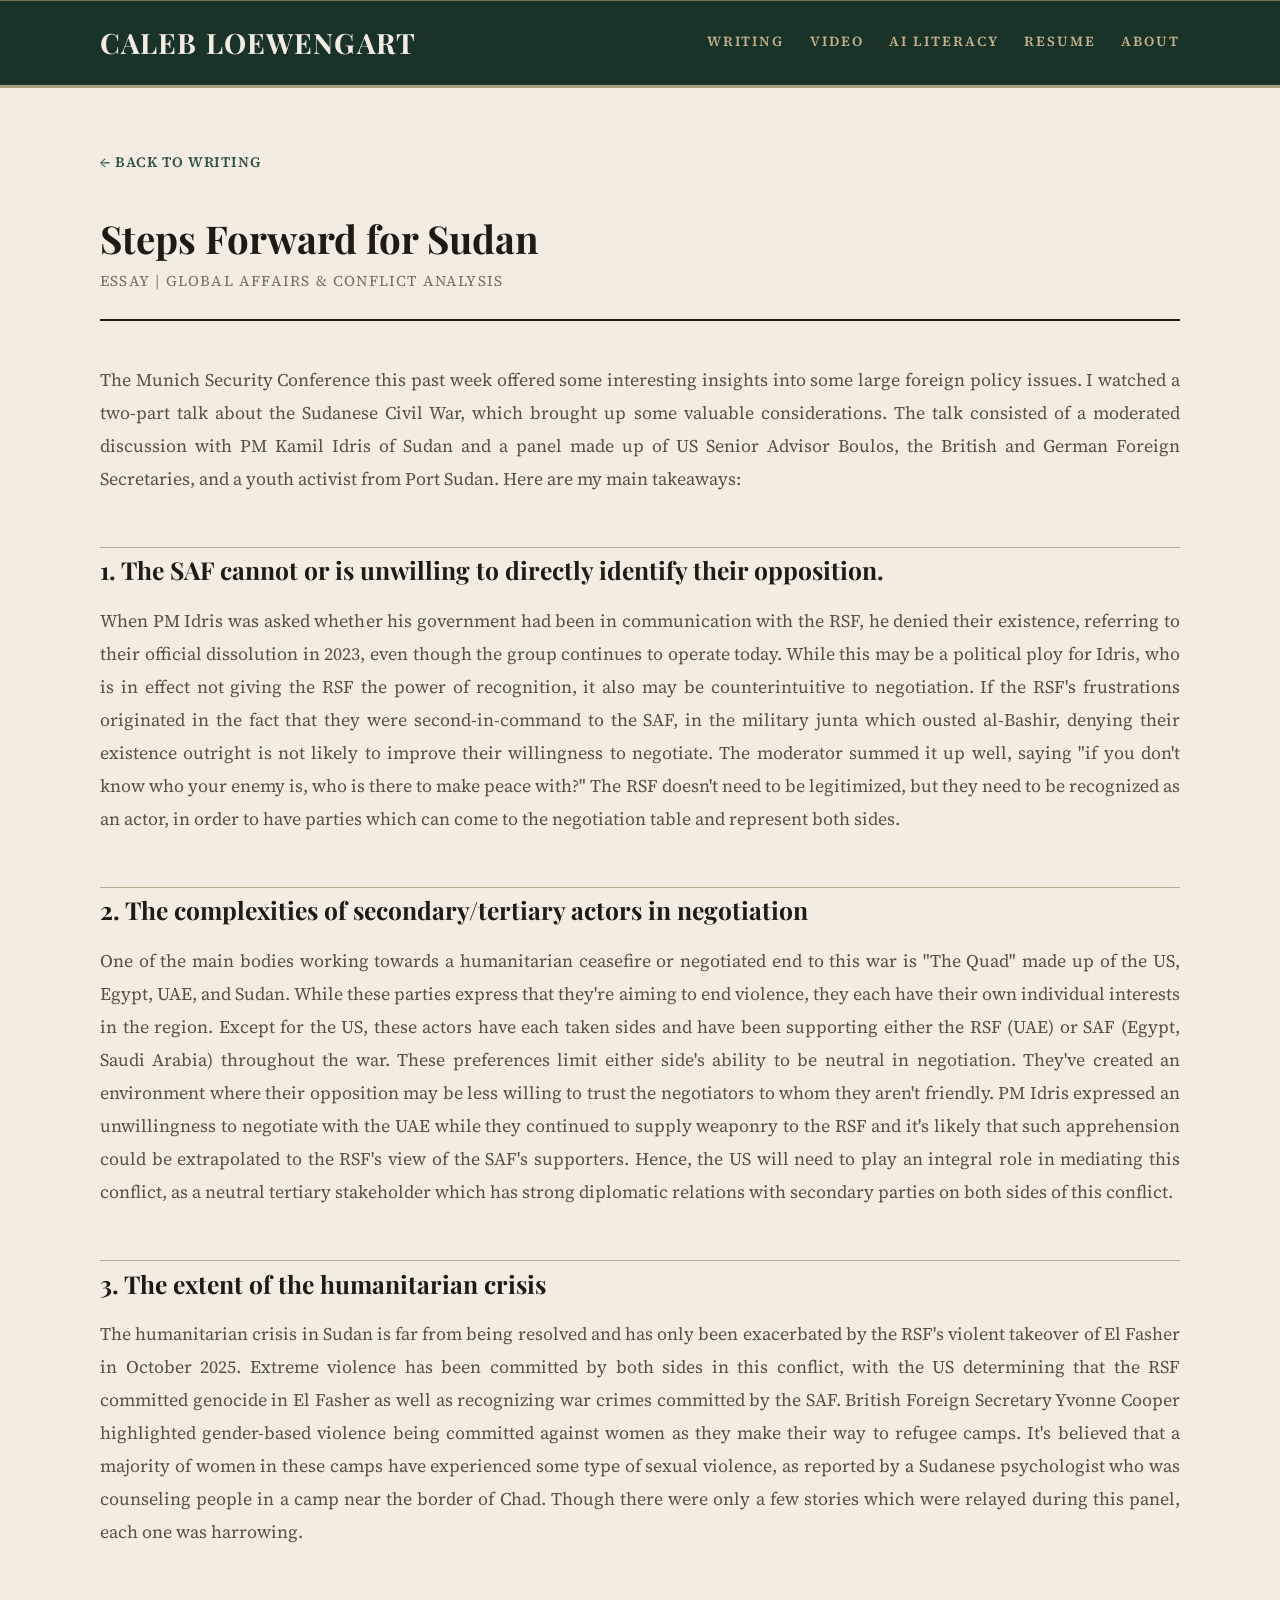
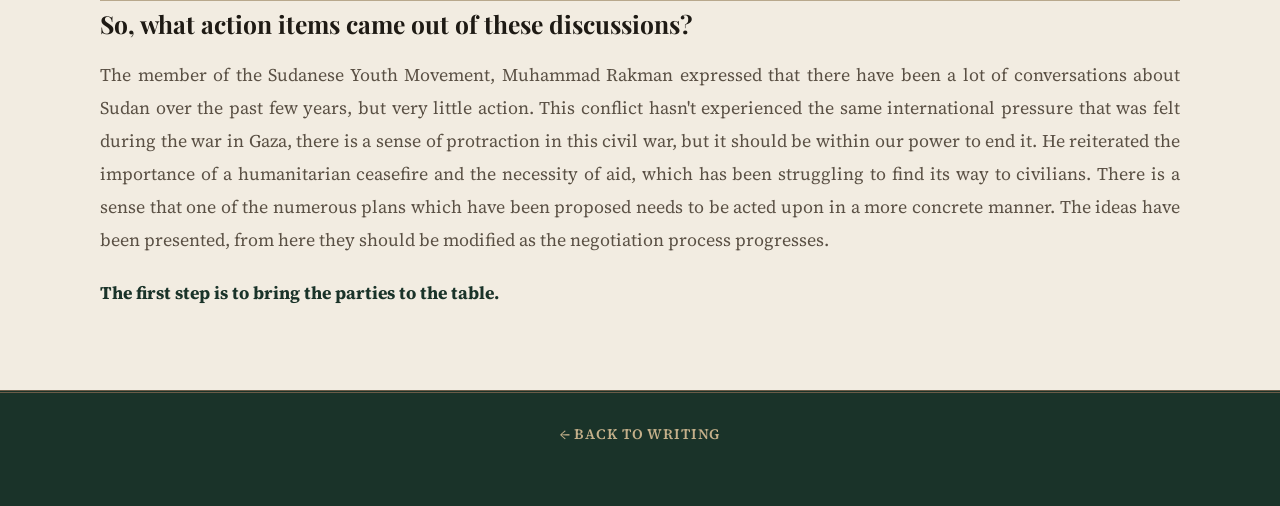
<file: assets/writing/sudan.html>
<!DOCTYPE html>
<html lang="en">
<head>
  <meta charset="UTF-8" />
  <meta name="viewport" content="width=device-width, initial-scale=1.0" />
  <title>Sudan Blog Post - Caleb Loewengart</title>
  <link rel="preconnect" href="https://fonts.googleapis.com">
  <link rel="preconnect" href="https://fonts.gstatic.com" crossorigin>
  <link href="https://fonts.googleapis.com/css2?family=Playfair+Display:ital,wght@0,400..900;1,400..900&family=Source+Serif+4:ital,opsz,wght@0,8..60,400..700;1,8..60,400..700&display=swap" rel="stylesheet">
  <link rel="stylesheet" href="../../styles.css" />
  <link rel="stylesheet" href="../../writing-styles.css" />
</head>
<body>
  <header class="site-header">
    <div class="masthead-rule"></div>
    <div class="container header-inner">
      <a class="brand" href="../../index.html#hero">Caleb Loewengart</a>
      <nav aria-label="Main navigation">
        <a href="../../index.html#writing">Writing</a>
        <a href="../../index.html#videos">Video</a>
        <a href="ailiteracy.html">AI Literacy</a>
        <a href="../resume.html">Resume</a>
        <a href="../../index.html#about">About</a>
      </nav>
    </div>
    <div class="masthead-rule thick"></div>
  </header>

  <main>
    <article class="writing-article">
      <div class="container">
        <div class="writing-header">
          <a href="../../index.html#writing" class="back-link">← Back to Writing</a>
          <h1>Steps Forward for Sudan</h1>
          <p class="writing-meta">Essay | Global Affairs & Conflict Analysis</p>
        </div>

        <div class="writing-content">
          <p>The Munich Security Conference this past week offered some interesting insights into some large foreign policy issues. I watched a two-part talk about the Sudanese Civil War, which brought up some valuable considerations. The talk consisted of a moderated discussion with PM Kamil Idris of Sudan and a panel made up of US Senior Advisor Boulos, the British and German Foreign Secretaries, and a youth activist from Port Sudan. Here are my main takeaways:</p>

          <h2>1. The SAF cannot or is unwilling to directly identify their opposition.</h2>
          <p>When PM Idris was asked whether his government had been in communication with the RSF, he denied their existence, referring to their official dissolution in 2023, even though the group continues to operate today. While this may be a political ploy for Idris, who is in effect not giving the RSF the power of recognition, it also may be counterintuitive to negotiation. If the RSF's frustrations originated in the fact that they were second-in-command to the SAF, in the military junta which ousted al-Bashir, denying their existence outright is not likely to improve their willingness to negotiate. The moderator summed it up well, saying "if you don't know who your enemy is, who is there to make peace with?" The RSF doesn't need to be legitimized, but they need to be recognized as an actor, in order to have parties which can come to the negotiation table and represent both sides.</p>

          <h2>2. The complexities of secondary/tertiary actors in negotiation</h2>
          <p>One of the main bodies working towards a humanitarian ceasefire or negotiated end to this war is "The Quad" made up of the US, Egypt, UAE, and Sudan. While these parties express that they're aiming to end violence, they each have their own individual interests in the region. Except for the US, these actors have each taken sides and have been supporting either the RSF (UAE) or SAF (Egypt, Saudi Arabia) throughout the war. These preferences limit either side's ability to be neutral in negotiation. They've created an environment where their opposition may be less willing to trust the negotiators to whom they aren't friendly. PM Idris expressed an unwillingness to negotiate with the UAE while they continued to supply weaponry to the RSF and it's likely that such apprehension could be extrapolated to the RSF's view of the SAF's supporters. Hence, the US will need to play an integral role in mediating this conflict, as a neutral tertiary stakeholder which has strong diplomatic relations with secondary parties on both sides of this conflict.</p>

          <h2>3. The extent of the humanitarian crisis</h2>
          <p>The humanitarian crisis in Sudan is far from being resolved and has only been exacerbated by the RSF's violent takeover of El Fasher in October 2025. Extreme violence has been committed by both sides in this conflict, with the US determining that the RSF committed genocide in El Fasher as well as recognizing war crimes committed by the SAF. British Foreign Secretary Yvonne Cooper highlighted gender-based violence being committed against women as they make their way to refugee camps. It's believed that a majority of women in these camps have experienced some type of sexual violence, as reported by a Sudanese psychologist who was counseling people in a camp near the border of Chad. Though there were only a few stories which were relayed during this panel, each one was harrowing.</p>

          <h2>So, what action items came out of these discussions?</h2>
          <p>The member of the Sudanese Youth Movement, Muhammad Rakman expressed that there have been a lot of conversations about Sudan over the past few years, but very little action. This conflict hasn't experienced the same international pressure that was felt during the war in Gaza, there is a sense of protraction in this civil war, but it should be within our power to end it. He reiterated the importance of a humanitarian ceasefire and the necessity of aid, which has been struggling to find its way to civilians. There is a sense that one of the numerous plans which have been proposed needs to be acted upon in a more concrete manner. The ideas have been presented, from here they should be modified as the negotiation process progresses.</p>

          <p><strong>The first step is to bring the parties to the table.</strong></p>
        </div>
      </div>
    </article>
  </main>

  <footer class="site-footer">
    <div class="container">
      <p><a href="../../index.html#writing" class="back-link">← Back to Writing</a></p>
    </div>
  </footer>
</body>
</html>
</file>
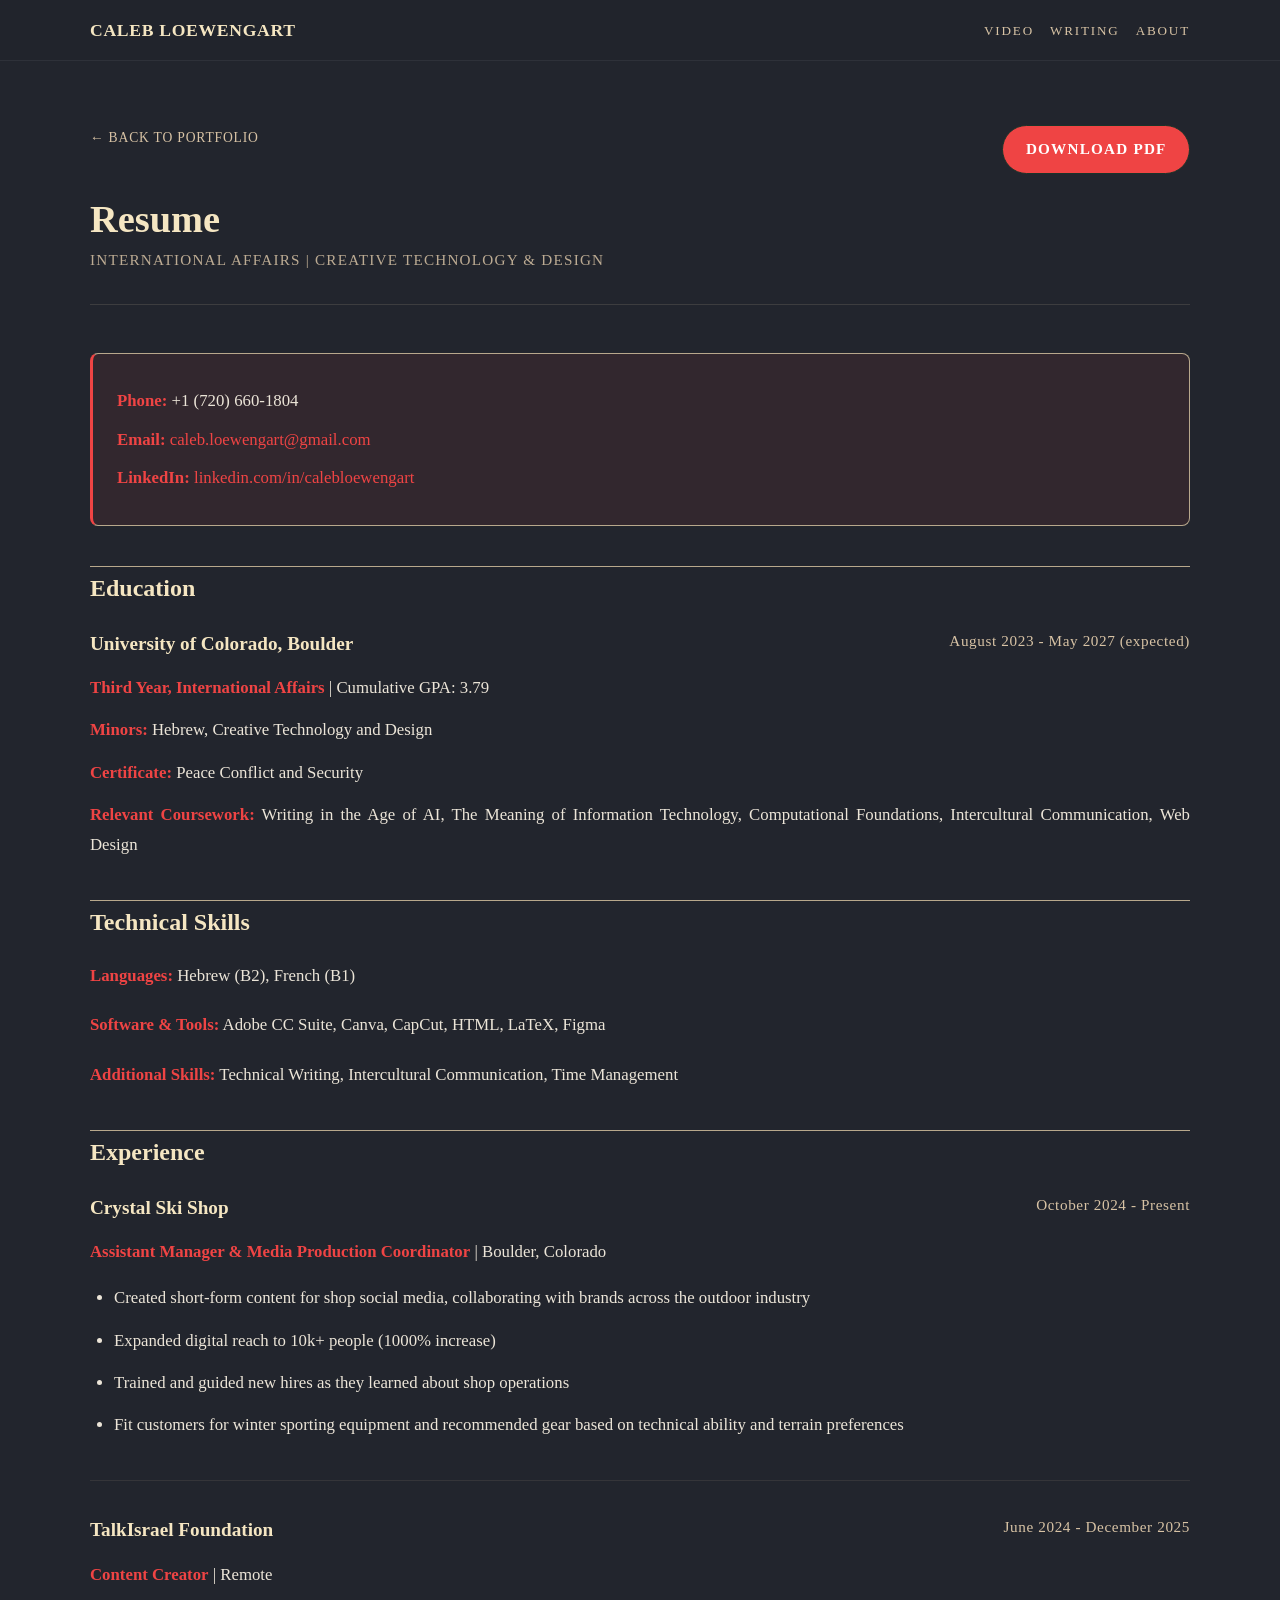
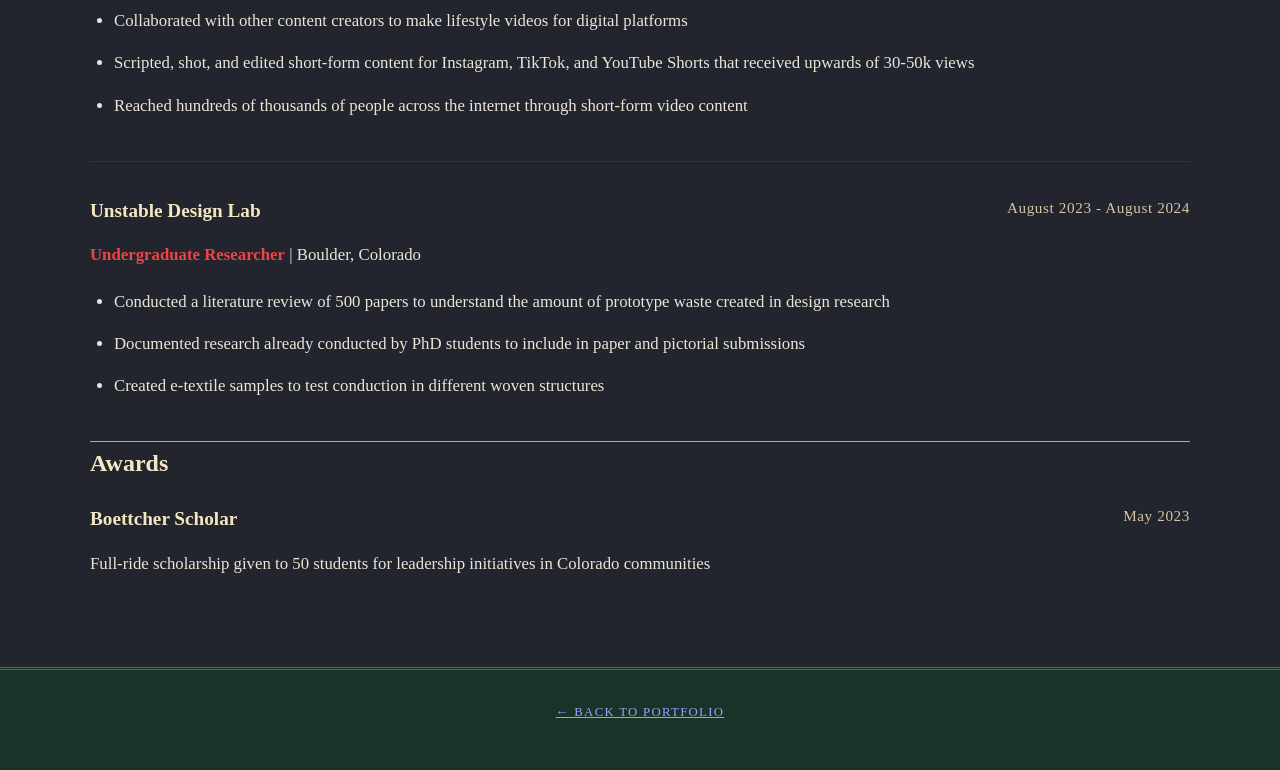
<file: calebloewengartportfolio/assets/resume.html>
<!DOCTYPE html>
<html lang="en">
<head>
  <meta charset="UTF-8" />
  <meta name="viewport" content="width=device-width, initial-scale=1.0" />
  <title>Resume - Caleb Loewengart</title>
  <link rel="stylesheet" href="/styles.css" />
  <link rel="stylesheet" href="/writing-styles.css" />
  <link rel="stylesheet" href="../styles.css" />
  <link rel="stylesheet" href="../writing-styles.css" />
</head>
<body>
  <header class="site-header">
    <div class="container header-inner">
      <a class="brand" href="/index.html#hero">Caleb Loewengart</a>
      <nav>
        <a href="/index.html#videos">Video</a>
        <a href="/index.html#writing">Writing</a>
        <a href="/index.html#about">About</a>
      </nav>
    </div>
  </header>

  <main>
    <article class="writing-article">
      <div class="container">
        <div class="writing-header">
          <div class="resume-header-actions">
            <a href="/index.html#hero" class="back-link">← Back to Portfolio</a>
            <a href="./CalebLoewengart_Resume.pdf" download class="button button-small">Download PDF</a>
          </div>
          <h1>Resume</h1>
          <p class="writing-meta">International Affairs | Creative Technology & Design</p>
        </div>

        <div class="writing-content">
          <div class="resume-contact">
            <p><strong>Phone:</strong> +1 (720) 660-1804</p>
            <p><strong>Email:</strong> <a href="mailto:caleb.loewengart@gmail.com">caleb.loewengart@gmail.com</a></p>
            <p><strong>LinkedIn:</strong> <a href="https://linkedin.com/in/calebloewengart">linkedin.com/in/calebloewengart</a></p>
          </div>

          <h2>Education</h2>
          <div class="resume-section">
            <div class="resume-entry">
              <div class="entry-header">
                <h3>University of Colorado, Boulder</h3>
                <span class="date">August 2023 - May 2027 (expected)</span>
              </div>
              <p><strong>Third Year, International Affairs</strong> | Cumulative GPA: 3.79</p>
              <p><strong>Minors:</strong> Hebrew, Creative Technology and Design</p>
              <p><strong>Certificate:</strong> Peace Conflict and Security</p>
              <p><strong>Relevant Coursework:</strong> Writing in the Age of AI, The Meaning of Information Technology, Computational Foundations, Intercultural Communication, Web Design</p>
            </div>
          </div>

          <h2>Technical Skills</h2>
          <div class="resume-section">
            <p><strong>Languages:</strong> Hebrew (B2), French (B1)</p>
            <p><strong>Software & Tools:</strong> Adobe CC Suite, Canva, CapCut, HTML, LaTeX, Figma</p>
            <p><strong>Additional Skills:</strong> Technical Writing, Intercultural Communication, Time Management</p>
          </div>

          <h2>Experience</h2>
          <div class="resume-section">
            <div class="resume-entry">
              <div class="entry-header">
                <h3>Crystal Ski Shop</h3>
                <span class="date">October 2024 - Present</span>
              </div>
              <p><strong>Assistant Manager & Media Production Coordinator</strong> | Boulder, Colorado</p>
              <ul>
                <li>Created short-form content for shop social media, collaborating with brands across the outdoor industry</li>
                <li>Expanded digital reach to 10k+ people (1000% increase)</li>
                <li>Trained and guided new hires as they learned about shop operations</li>
                <li>Fit customers for winter sporting equipment and recommended gear based on technical ability and terrain preferences</li>
              </ul>
            </div>

            <div class="resume-entry">
              <div class="entry-header">
                <h3>TalkIsrael Foundation</h3>
                <span class="date">June 2024 - December 2025</span>
              </div>
              <p><strong>Content Creator</strong> | Remote</p>
              <ul>
                <li>Collaborated with other content creators to make lifestyle videos for digital platforms</li>
                <li>Scripted, shot, and edited short-form content for Instagram, TikTok, and YouTube Shorts that received upwards of 30-50k views</li>
                <li>Reached hundreds of thousands of people across the internet through short-form video content</li>
              </ul>
            </div>

            <div class="resume-entry">
              <div class="entry-header">
                <h3>Unstable Design Lab</h3>
                <span class="date">August 2023 - August 2024</span>
              </div>
              <p><strong>Undergraduate Researcher</strong> | Boulder, Colorado</p>
              <ul>
                <li>Conducted a literature review of 500 papers to understand the amount of prototype waste created in design research</li>
                <li>Documented research already conducted by PhD students to include in paper and pictorial submissions</li>
                <li>Created e-textile samples to test conduction in different woven structures</li>
              </ul>
            </div>
          </div>

          <h2>Awards</h2>
          <div class="resume-section">
            <div class="resume-entry">
              <div class="entry-header">
                <h3>Boettcher Scholar</h3>
                <span class="date">May 2023</span>
              </div>
              <p>Full-ride scholarship given to 50 students for leadership initiatives in Colorado communities</p>
            </div>
          </div>
        </div>
      </div>
    </article>
  </main>

  <footer class="site-footer">
    <div class="container">
      <p><a href="/index.html#hero">← Back to Portfolio</a></p>
    </div>
  </footer>
</body>
</html>
</file>
<file: styles.css>
:root {
  color-scheme: light;
  --paper: #f2ece1;
  --paper-alt: #e8e0d2;
  --paper-card: #faf7f1;
  --ink: #1e1a14;
  --ink-muted: #5a5044;
  --ink-light: #7a6f60;
  --green-dark: #1a3329;
  --green-mid: #2d5244;
  --green-light: #3d6b58;
  --khaki: #c4b08a;
  --khaki-dark: #9a8668;
  --brown: #4a3c2e;
  --rule: #b8a88c;
  --rule-dark: #6b5c48;
  --shadow: 0 2px 12px rgba(30, 26, 20, 0.08);
  --font-display: "Playfair Display", "Georgia", serif;
  --font-body: "Source Serif 4", "Georgia", serif;
  font-family: var(--font-body);
  font-size: 17px;
  line-height: 1.65;
}

* {
  box-sizing: border-box;
}

html {
  scroll-behavior: smooth;
}

body {
  margin: 0;
  min-height: 100vh;
  background: var(--paper);
  color: var(--ink);
}

img,
video,
iframe {
  max-width: 100%;
  display: block;
}

.container {
  width: min(1080px, calc(100% - 2rem));
  margin: 0 auto;
}

/* Masthead */

.site-header {
  position: sticky;
  top: 0;
  z-index: 10;
  background: var(--green-dark);
  color: var(--paper);
}

.masthead-rule {
  height: 1px;
  background: var(--khaki);
  opacity: 0.5;
}

.masthead-rule.thick {
  height: 3px;
  background: var(--khaki);
  opacity: 0.85;
}

.header-inner {
  display: flex;
  align-items: center;
  justify-content: space-between;
  gap: 1rem;
  padding: 1.1rem 0;
}

.brand {
  font-family: var(--font-display);
  font-weight: 700;
  font-size: clamp(1.25rem, 2.5vw, 1.65rem);
  text-decoration: none;
  color: var(--paper);
  letter-spacing: 0.04em;
  text-transform: uppercase;
}

nav {
  display: flex;
  gap: 1.5rem;
  flex-wrap: wrap;
}

nav a {
  font-family: var(--font-body);
  text-decoration: none;
  color: var(--khaki);
  font-size: 0.82rem;
  font-weight: 600;
  letter-spacing: 0.14em;
  text-transform: uppercase;
  transition: color 0.2s ease;
}

nav a:hover {
  color: var(--paper);
}

/* Hero */

.hero {
  padding: 3.5rem 0 3rem;
  border-bottom: 1px solid var(--rule);
}

.hero-top {
  display: flex;
  align-items: flex-start;
  gap: 3rem;
  flex-wrap: wrap;
}

.hero-copy {
  flex: 1 1 380px;
  min-width: 250px;
}

.hero h1 {
  color: var(--ink);
  font-family: var(--font-display);
  font-weight: 700;
  font-style: normal;
}

.hero .highlight {
  color: var(--green-mid);
  font-style: italic;
}

.hero-headshot {
  width: min(200px, 100%);
  max-width: 200px;
  flex: 0 0 auto;
}

.hero-headshot img {
  width: 100%;
  aspect-ratio: 4 / 5;
  object-fit: cover;
  border: 1px solid var(--rule-dark);
  box-shadow: var(--shadow);
  filter: sepia(8%) contrast(1.02);
}

@media (max-width: 720px) {
  .hero {
    padding: 2.5rem 0 2rem;
  }

  .hero-top {
    flex-direction: column-reverse;
    align-items: center;
    gap: 2rem;
  }

  .hero-headshot {
    width: min(180px, 65%);
  }

  .hero-copy {
    width: 100%;
    text-align: center;
  }

  .hero-actions {
    justify-content: center;
  }
}

/* Typography */

.eyebrow {
  font-family: var(--font-body);
  text-transform: uppercase;
  letter-spacing: 0.22em;
  color: var(--green-mid);
  font-size: 0.72rem;
  font-weight: 700;
  margin: 0 0 0.6rem;
}

.dateline {
  font-family: var(--font-body);
  font-size: 0.8rem;
  color: var(--ink-light);
  letter-spacing: 0.06em;
  text-transform: uppercase;
  margin: 0 0 1rem;
  padding-bottom: 0.75rem;
  border-bottom: 1px solid var(--rule);
}

h1,
h2,
h3 {
  margin: 0;
  color: var(--ink);
  font-family: var(--font-display);
  font-weight: 700;
}

h1 {
  font-size: clamp(2.2rem, 4.5vw, 3.5rem);
  line-height: 1.1;
}

h2 {
  font-size: clamp(1.65rem, 2.5vw, 2.25rem);
  line-height: 1.15;
}

.lead,
.section-desc {
  max-width: 58ch;
  margin: 1rem 0 0;
  color: var(--ink-muted);
  font-size: 1.08rem;
  line-height: 1.75;
}

.hero-actions {
  display: flex;
  gap: 0.75rem;
  flex-wrap: wrap;
  margin-top: 1.75rem;
}

/* Buttons */

.button {
  display: inline-flex;
  align-items: center;
  justify-content: center;
  padding: 0.7rem 1.4rem;
  border-radius: 0;
  text-decoration: none;
  font-family: var(--font-body);
  font-weight: 600;
  font-size: 0.85rem;
  letter-spacing: 0.08em;
  text-transform: uppercase;
  background: var(--green-dark);
  color: var(--paper);
  border: 1px solid var(--green-dark);
  transition: background 0.2s ease, color 0.2s ease;
}

.button:hover {
  background: var(--green-mid);
  border-color: var(--green-mid);
}

.button-secondary {
  background: transparent;
  color: var(--brown);
  border: 1px solid var(--rule-dark);
}

.button-secondary:hover {
  background: var(--paper-alt);
  border-color: var(--brown);
  color: var(--ink);
}

.button-small {
  padding: 0.55rem 1.1rem;
  font-size: 0.78rem;
}

/* Sections */

.section {
  padding: 3.5rem 0;
}

.section-alt {
  background: var(--paper-alt);
  border-top: 1px solid var(--rule);
  border-bottom: 1px solid var(--rule);
}

.section-header {
  max-width: 42rem;
  margin-bottom: 2rem;
  padding-bottom: 1.25rem;
  border-bottom: 2px solid var(--ink);
}

.section-header h2 {
  margin-top: 0.25rem;
}

/* Grid & Cards */

.grid {
  display: grid;
  gap: 1.25rem;
}

@media (min-width: 720px) {
  .grid {
    grid-template-columns: repeat(2, minmax(0, 1fr));
  }
}

.card {
  background: var(--paper-card);
  border: 1px solid var(--rule);
  border-top: 3px solid var(--green-mid);
  padding: 1.5rem;
  box-shadow: var(--shadow);
  transition: border-color 0.2s ease;
}

.card:hover {
  border-color: var(--khaki-dark);
  border-top-color: var(--green-dark);
}

.card h3 {
  margin-top: 0;
  font-size: 1.2rem;
  color: var(--ink);
  line-height: 1.25;
}

.card p {
  margin: 0.65rem 0 0;
  color: var(--ink-muted);
  font-size: 0.98rem;
  line-height: 1.7;
}

.card small {
  color: var(--ink-light);
}

.card-link {
  display: inline-flex;
  align-items: center;
  gap: 0.3rem;
  margin-top: 1rem;
  color: var(--green-mid);
  text-decoration: none;
  font-family: var(--font-body);
  font-weight: 600;
  font-size: 0.85rem;
  letter-spacing: 0.04em;
  text-transform: uppercase;
  transition: color 0.2s ease;
}

.card-link:hover {
  color: var(--green-dark);
  text-decoration: underline;
}

/* About */

.about-grid {
  display: grid;
  gap: 2rem;
  align-items: start;
}

.about-grid > div > p:last-child {
  color: var(--ink-muted);
  max-width: 52ch;
  line-height: 1.8;
  font-size: 1.05rem;
}

.about-card {
  background: var(--green-dark);
  color: var(--paper);
  padding: 1.75rem;
  border: 1px solid var(--green-mid);
}

.about-card h3 {
  color: var(--khaki);
  margin-bottom: 1rem;
  font-family: var(--font-body);
  font-weight: 700;
  font-size: 0.82rem;
  letter-spacing: 0.04em;
  text-transform: uppercase;
}

.contact-list {
  list-style: none;
  margin: 0;
  padding: 0;
}

.contact-list li {
  margin: 0.55rem 0;
  font-size: 0.98rem;
  color: var(--paper-alt);
}

.about-card a {
  color: var(--khaki);
  font-weight: 600;
  text-decoration: none;
  border-bottom: 1px solid rgba(196, 176, 138, 0.4);
  transition: color 0.2s ease, border-color 0.2s ease;
}

.about-card a:hover {
  color: var(--paper);
  border-color: var(--paper);
}

@media (min-width: 980px) {
  .about-grid {
    grid-template-columns: 1.5fr 1fr;
  }
}

/* Video embeds */

.video-embed {
  position: relative;
  width: 100%;
  aspect-ratio: 4 / 5;
  margin-top: 1rem;
  overflow: hidden;
  background: var(--ink);
  border: 1px solid var(--rule-dark);
}

.video-embed iframe {
  position: absolute;
  inset: 0;
  width: 100%;
  height: 100%;
  border: 0;
}

/* Blog masthead */

.blog-masthead {
  padding: 2.5rem 0 2rem;
  border-bottom: 1px solid var(--rule);
}

.masthead-grid {
  display: grid;
  gap: 2rem;
  align-items: end;
}

@media (min-width: 768px) {
  .masthead-grid {
    grid-template-columns: 1.2fr 0.55fr;
    gap: 3rem;
  }
}

.masthead-photo img {
  width: 100%;
  max-width: 220px;
  aspect-ratio: 4 / 5;
  object-fit: cover;
  border: 1px solid var(--rule-dark);
  box-shadow: var(--shadow);
  filter: sepia(8%) contrast(1.02);
}

@media (max-width: 767px) {
  .masthead-grid {
    text-align: center;
  }

  .masthead-photo img {
    margin: 0 auto;
  }
}

.section-header-row {
  display: flex;
  flex-wrap: wrap;
  justify-content: space-between;
  align-items: flex-end;
  gap: 1.5rem;
  margin-bottom: 2rem;
}

.filter-tabs {
  display: flex;
  gap: 0.5rem;
}

.filter-tab {
  font-family: var(--font-body);
  font-size: 0.78rem;
  font-weight: 600;
  letter-spacing: 0.08em;
  text-transform: uppercase;
  padding: 0.5rem 0.9rem;
  border: 1px solid var(--rule);
  background: var(--paper-card);
  color: var(--ink-muted);
  cursor: pointer;
  transition: background 0.2s ease, color 0.2s ease, border-color 0.2s ease;
}

.filter-tab:hover,
.filter-tab.is-active {
  background: var(--green-dark);
  color: var(--paper);
  border-color: var(--green-dark);
}

/* Featured post */

.featured-post-link {
  display: grid;
  gap: 0;
  text-decoration: none;
  color: inherit;
  border: 1px solid var(--rule);
  background: var(--paper-card);
  overflow: hidden;
  transition: transform 0.25s ease, box-shadow 0.25s ease;
}

@media (min-width: 768px) {
  .featured-post-link {
    grid-template-columns: 1.15fr 1fr;
  }
}

.featured-post-link:hover {
  transform: translateY(-3px);
  box-shadow: 0 12px 32px rgba(30, 26, 20, 0.12);
}

.featured-post-media {
  aspect-ratio: 16 / 10;
  overflow: hidden;
  background: var(--green-dark);
}

.featured-post-media img {
  width: 100%;
  height: 100%;
  object-fit: cover;
  transition: transform 0.4s ease;
}

.featured-post-link:hover .featured-post-media img {
  transform: scale(1.04);
}

.featured-post-body {
  padding: 1.75rem;
  display: flex;
  flex-direction: column;
  gap: 0.65rem;
}

.featured-post-body h2 {
  font-size: clamp(1.5rem, 2.5vw, 2rem);
  line-height: 1.15;
}

.featured-post-body p {
  color: var(--ink-muted);
  margin: 0;
  line-height: 1.7;
}

.read-cta {
  margin-top: 0.5rem;
  color: var(--green-mid);
  font-weight: 600;
  font-size: 0.85rem;
  letter-spacing: 0.06em;
  text-transform: uppercase;
}

/* Post feed */

.post-feed {
  display: grid;
  gap: 1.5rem;
}

@media (min-width: 600px) {
  .post-feed {
    grid-template-columns: repeat(2, minmax(0, 1fr));
  }
}

@media (min-width: 960px) {
  .post-feed {
    grid-template-columns: repeat(3, minmax(0, 1fr));
  }
}

.post-card-link {
  display: flex;
  flex-direction: column;
  height: 100%;
  text-decoration: none;
  color: inherit;
  border: 1px solid var(--rule);
  background: var(--paper-card);
  overflow: hidden;
  transition: transform 0.25s ease, box-shadow 0.25s ease, border-color 0.25s ease;
}

.post-card-link:hover {
  transform: translateY(-4px);
  box-shadow: 0 10px 28px rgba(30, 26, 20, 0.1);
  border-color: var(--khaki-dark);
}

.post-card-media {
  position: relative;
  aspect-ratio: 4 / 3;
  overflow: hidden;
  background: var(--green-dark);
}

.post-card-media img {
  width: 100%;
  height: 100%;
  object-fit: cover;
  transition: transform 0.35s ease;
}

.post-card-link:hover .post-card-media img {
  transform: scale(1.06);
}

.post-card-body {
  padding: 1.25rem;
  display: flex;
  flex-direction: column;
  gap: 0.45rem;
  flex: 1;
}

.post-card-body h3 {
  font-size: 1.1rem;
  line-height: 1.25;
}

.post-card-body p {
  margin: 0;
  color: var(--ink-muted);
  font-size: 0.92rem;
  line-height: 1.6;
  flex: 1;
}

.post-tag {
  display: inline-block;
  font-size: 0.68rem;
  font-weight: 700;
  letter-spacing: 0.14em;
  text-transform: uppercase;
  color: var(--green-mid);
}

.post-meta {
  font-size: 0.8rem;
  color: var(--ink-light);
  letter-spacing: 0.03em;
}

.play-badge {
  position: absolute;
  inset: 0;
  display: grid;
  place-items: center;
  font-size: 1.5rem;
  color: var(--paper);
  background: rgba(26, 51, 41, 0.35);
  transition: background 0.2s ease;
}

.post-card-link:hover .play-badge,
.reel-card-btn:hover .play-badge {
  background: rgba(26, 51, 41, 0.55);
}

.empty-state {
  color: var(--ink-muted);
  font-style: italic;
}

/* AI Literacy banner */

.ai-literacy-banner {
  display: grid;
  gap: 2rem;
  align-items: center;
  border: 1px solid var(--rule);
  background: var(--paper-card);
  padding: 2rem;
}

@media (min-width: 768px) {
  .ai-literacy-banner {
    grid-template-columns: 1.2fr 0.8fr;
    gap: 2.5rem;
  }
}

.ai-literacy-copy .button {
  margin-top: 1.25rem;
}

.ai-literacy-cover {
  display: block;
  overflow: hidden;
  border: 1px solid var(--rule-dark);
  aspect-ratio: 16 / 10;
  transition: transform 0.25s ease, box-shadow 0.25s ease;
}

.ai-literacy-cover:hover {
  transform: translateY(-2px);
  box-shadow: 0 10px 28px rgba(30, 26, 20, 0.1);
}

.ai-literacy-cover img {
  width: 100%;
  height: 100%;
  object-fit: cover;
  transition: transform 0.35s ease;
}

.ai-literacy-cover:hover img {
  transform: scale(1.04);
}

/* Video reel */

.video-reel {
  display: flex;
  gap: 1rem;
  overflow-x: auto;
  scroll-snap-type: x mandatory;
  padding-bottom: 0.5rem;
  -webkit-overflow-scrolling: touch;
}

.video-reel::-webkit-scrollbar {
  height: 6px;
}

.video-reel::-webkit-scrollbar-thumb {
  background: var(--khaki-dark);
  border-radius: 3px;
}

.reel-card {
  flex: 0 0 min(280px, 78vw);
  scroll-snap-align: start;
}

.reel-card-btn {
  position: relative;
  width: 100%;
  padding: 0;
  border: 1px solid var(--rule);
  background: none;
  cursor: pointer;
  overflow: hidden;
  text-align: left;
  transition: transform 0.25s ease, box-shadow 0.25s ease;
}

.reel-card-btn:hover {
  transform: translateY(-3px);
  box-shadow: 0 10px 24px rgba(30, 26, 20, 0.12);
}

.reel-card-btn img {
  width: 100%;
  aspect-ratio: 3 / 4;
  object-fit: cover;
  display: block;
}

.reel-card-caption {
  position: absolute;
  bottom: 0;
  left: 0;
  right: 0;
  padding: 1rem;
  background: linear-gradient(transparent, rgba(26, 51, 41, 0.92));
  color: var(--paper);
}

.reel-card-caption h3 {
  color: var(--paper);
  font-size: 1rem;
  margin-top: 0.35rem;
}

.reel-card-caption .post-tag {
  color: var(--khaki);
}

/* Video modal */

.video-modal {
  position: fixed;
  inset: 0;
  z-index: 100;
  display: grid;
  place-items: center;
  padding: 1rem;
  opacity: 0;
  pointer-events: none;
  transition: opacity 0.25s ease;
}

.video-modal.is-open {
  opacity: 1;
  pointer-events: auto;
}

.video-modal-backdrop {
  position: absolute;
  inset: 0;
  background: rgba(30, 26, 20, 0.75);
}

.video-modal-panel {
  position: relative;
  width: min(560px, 100%);
  background: var(--paper-card);
  border: 1px solid var(--rule);
  padding: 1.25rem;
  z-index: 1;
}

.video-modal-close {
  position: absolute;
  top: 0.5rem;
  right: 0.75rem;
  border: none;
  background: none;
  font-size: 1.75rem;
  line-height: 1;
  color: var(--ink-muted);
  cursor: pointer;
}

.video-modal-title {
  font-size: 1.15rem;
  margin: 0 2rem 1rem 0;
}

.video-modal-embed {
  position: relative;
  aspect-ratio: 4 / 5;
  background: var(--ink);
}

.video-modal-embed iframe {
  position: absolute;
  inset: 0;
  width: 100%;
  height: 100%;
  border: 0;
}

/* Footer */

.site-footer {
  padding: 1.75rem 0 2rem;
  border-top: 3px double var(--rule-dark);
  background: var(--green-dark);
  color: var(--khaki);
  text-align: center;
  font-family: var(--font-body);
  font-size: 0.8rem;
  letter-spacing: 0.1em;
  text-transform: uppercase;
}

.site-footer p {
  margin: 0;
}

.site-footer .back-link {
  color: var(--khaki);
}

.site-footer .back-link:hover {
  color: var(--paper);
}
</file>
<file: calebloewengartportfolio/styles.css>
:root {
  color-scheme: dark;
  color: #111;
  background: #f6f6f6;
  font-family: "Libre Caslon Text", serif;
  /* font-family: Inter, ui-sans-serif, system-ui, -apple-system, BlinkMacSystemFont, "Segoe UI", sans-serif; */
  font-size: 16px;
  line-height: 1.6;
}

.libre-caslon-text-regular {
  font-family: "Libre Caslon Text", serif;
  font-weight: 400;
  font-style: normal;
}

.libre-caslon-text-bold {
  font-family: "Libre Caslon Text", serif;
  font-weight: 700;
  font-style: normal;
}

.libre-caslon-text-regular-italic {
  font-family: "Libre Caslon Text", serif;
  font-weight: 400;
  font-style: italic;
}



* {
  box-sizing: border-box;
}


body {
  margin: 0;
  min-height: 100vh;
  background: #22252d;
  color: #ece5d8;
}

img, video, iframe {
  max-width: 100%;
  display: block;
}

.container {
  width: min(1100px, calc(100% - 2rem));
  margin: 0 auto;
}

.site-header {
  position: sticky;
  top: 0;
  z-index: 10;
  background: rgba(34, 37, 45, 0.9);
  backdrop-filter: blur(10px);
  border-bottom: 1px solid rgba(255, 255, 255, 0.06);
}

.header-inner {
  display: flex;
  align-items: center;
  justify-content: space-between;
  gap: 1rem;
  padding: 1rem 0;
}

.brand {
  font-weight: 700;
  font-size: 1.1rem;
  text-decoration: none;
  color: #f5e6c2;
}

nav {
  display: flex;
  gap: 1rem;
  flex-wrap: wrap;
}

nav a {
  text-decoration: none;
  color: #d8c3a5;
  font-weight: 500;
}

.hero {
  padding: 6rem 0 4rem;
  background: transparent;
}

.hero h1 {
  color: #ffffff;
  font-family: "Libre Caslon Text", serif;
}

.hero .highlight {
  color: #ef4444;
  font-family: "Libre Caslon Text", serif;
}

.hero .lead {
  color: #d8c3a5;
}

.hero-top {
  display: flex;
  align-items: center;
  gap: 1.25rem;
  flex-wrap: wrap;
}

.hero-copy {
  flex: 1 1 380px;
  min-width: 250px;
}

.hero-headshot {
  width: min(240px, 100%);
  max-width: 240px;
  flex: 0 0 auto;
}

.hero-headshot img {
  width: 100%;
  aspect-ratio: 1 / 1;
  object-fit: cover;
  border-radius: 999px;
  border: 1px solid rgba(15, 23, 42, 0.12);
  box-shadow: 0 24px 60px rgba(15, 23, 42, 0.08);
}

@media (max-width: 720px) {
  .hero-top {
    flex-direction: column-reverse;
    align-items: center;
    gap: 1.5rem;
    flex-wrap: nowrap;
  }

  .hero-headshot {
    width: min(280px, 90%);
    max-width: 280px;
    order: -1;
  }

  .hero-copy {
    width: 100%;
    text-align: center;
  }

  .hero-actions {
    justify-content: center;
  }
}

.eyebrow {
  text-transform: uppercase;
  letter-spacing: 0.2em;
  color: #d8c3a5;
  font-size: 0.8rem;
  margin-bottom: 1rem;
}

h1, h2, h3 {
  margin: 0;
  color: #f5e6c2;
  font-family: "Libre Caslon Text", serif;
}

h1 {
  font-size: clamp(2.4rem, 4vw, 4rem);
  line-height: 1.05;
}

h2 {
  font-size: clamp(2rem, 2.4vw, 2.6rem);
}

.lead {
  max-width: 60ch;
  margin: 1.5rem 0 2rem;
  color: #d8c3a5;
}

.hero-actions {
  display: flex;
  gap: 1rem;
  flex-wrap: wrap;
  margin-top: 2rem;
}

.button {
  display: inline-flex;
  align-items: center;
  justify-content: center;
  padding: 0.95rem 1.6rem;
  border-radius: 999px;
  text-decoration: none;
  font-weight: 600;
  background: #ef4444;
  color: #ffffff;
  transition: transform 0.2s ease, background 0.2s ease;
}

.button:hover {
  transform: translateY(-1px);
  background: #c71f1f;
}

.button-secondary {
  background: #d8c3a5;
  color: #111;
}

.button-small {
  padding: 0.7rem 1.4rem;
  font-size: 0.95rem;
}

.section {
  padding: 4rem 0;
}

.section-alt {
  background: #22252d;
}

.section-header {
  max-width: 58rem;
  margin-bottom: 2rem;
}

.grid {
  display: grid;
  gap: 1.5rem;
}

@media (min-width: 720px) {
  .grid {
    grid-template-columns: repeat(2, minmax(0, 1fr));
  }
}

.card {
  background: #1c1d20;
  border: 1px solid rgba(255, 255, 255, 0.08);
  border-radius: 1rem;
  padding: 1.5rem;
  box-shadow: 0 12px 40px rgba(0, 0, 0, 0.35);
}

.card h3 {
  margin-top: 0;
  color: #f5e6c2;
}

.card p {
  color: #d6cab6;
}

.card small {
  color: #aaa49c;
}

.about-grid {
  display: grid;
  gap: 1.5rem;
}

.about-card {
  background: #d8c3a5;
  color: #111;
  border-radius: 1rem;
  padding: 1.5rem;
}

.about-card a {
  color: #181818;
  text-decoration: underline;
}

.about-card h3 {
    color: #22252d;
}

.site-footer {
  padding: 2rem 0 3rem;
  color: #bfb6a5;
  text-align: center;
}

@media (min-width: 980px) {
  .about-grid {
    grid-template-columns: 1.5fr 1fr;
  }
}

.video-card iframe,
.video-card video {
  border-radius: 1rem;
  margin-top: 1rem;
}

.video-card p {
  margin: 0.8rem 0 0;
}

.writing-card a {
  color: #ef4444;
  text-decoration: none;
}

.writing-card a:hover {
  text-decoration: underline;
}
</file>
<file: writing-styles.css>
/* Writing Article Styles */

.writing-article {
  padding: 3.5rem 0;
  background: var(--paper);
  min-height: 100vh;
  color: var(--ink);
}

.writing-header {
  margin-bottom: 2.5rem;
  padding-bottom: 1.5rem;
  border-bottom: 2px solid var(--ink);
}

.resume-header-actions {
  display: flex;
  justify-content: space-between;
  align-items: center;
  gap: 1rem;
  margin-bottom: 1.5rem;
  flex-wrap: wrap;
}

.back-link {
  display: inline-block;
  color: var(--green-mid);
  text-decoration: none;
  font-family: var(--font-body);
  font-weight: 600;
  font-size: 0.85rem;
  letter-spacing: 0.06em;
  text-transform: uppercase;
  margin-bottom: 1.5rem;
  transition: color 0.2s ease;
}

.back-link:hover {
  color: var(--green-dark);
  text-decoration: underline;
}

.writing-header h1 {
  color: var(--ink);
  font-family: var(--font-display);
  margin: 1rem 0 0.5rem;
  font-size: clamp(1.8rem, 3vw, 2.75rem);
  line-height: 1.12;
}

.writing-meta {
  color: var(--ink-light);
  font-size: 0.88rem;
  margin: 0.5rem 0 0;
  letter-spacing: 0.08em;
  text-transform: uppercase;
}

.writing-content {
  color: var(--ink);
  line-height: 1.85;
  font-size: 1.05rem;
  max-width: 100%;
  text-align: justify;
  text-justify: inter-word;
}

.writing-content h2 {
  color: var(--ink);
  font-family: var(--font-display);
  margin: 2.5rem 0 1rem;
  font-size: 1.45rem;
  font-weight: 700;
  padding-top: 0.5rem;
  border-top: 1px solid var(--rule);
}

.writing-content h3 {
  color: var(--brown);
  font-family: var(--font-display);
  margin: 2rem 0 0.75rem;
  font-size: 1.15rem;
  font-weight: 700;
}

.writing-content p {
  margin: 1.2rem 0;
  color: var(--ink-muted);
}

.writing-content p + h2 {
  margin-top: 3rem;
}

.writing-content strong {
  color: var(--green-dark);
  font-weight: 700;
}

.writing-content a {
  color: var(--green-mid);
  text-decoration: underline;
  text-underline-offset: 2px;
  transition: color 0.2s ease;
}

.writing-content a:hover {
  color: var(--green-dark);
}

@media (max-width: 720px) {
  .writing-article {
    padding: 2rem 0;
  }

  .writing-header {
    margin-bottom: 2rem;
    padding-bottom: 1.25rem;
  }

  .writing-header h1 {
    font-size: 1.6rem;
  }

  .writing-content {
    font-size: 1rem;
    line-height: 1.75;
  }

  .writing-content h2 {
    font-size: 1.25rem;
    margin: 2rem 0 0.75rem;
  }

  .writing-content p {
    margin: 1rem 0;
  }
}

/* Resume Styles */

.resume-contact {
  background: var(--paper-alt);
  padding: 1.5rem;
  margin-bottom: 2rem;
  border: 1px solid var(--rule);
  border-left: 3px solid var(--green-mid);
}

.resume-contact p {
  margin: 0.5rem 0;
  color: var(--ink-muted);
}

.resume-contact a {
  color: var(--green-mid);
  text-decoration: none;
}

.resume-contact a:hover {
  text-decoration: underline;
}

.resume-section {
  margin: 1.5rem 0;
}

.resume-entry {
  margin-bottom: 2rem;
  padding-bottom: 1.5rem;
  border-bottom: 1px solid var(--rule);
}

.resume-entry:last-child {
  border-bottom: none;
  padding-bottom: 0;
  margin-bottom: 0;
}

.entry-header {
  display: flex;
  justify-content: space-between;
  align-items: flex-start;
  gap: 1rem;
  margin-bottom: 0.5rem;
}

.entry-header h3 {
  margin: 0;
  flex: 1;
  font-family: var(--font-display);
  color: var(--ink);
}

.date {
  color: var(--ink-light);
  font-size: 0.9rem;
  white-space: nowrap;
  font-weight: 600;
  letter-spacing: 0.04em;
}

.resume-entry p {
  margin: 0.75rem 0;
  color: var(--ink-muted);
}

.resume-entry ul {
  margin: 1rem 0;
  padding-left: 1.5rem;
  color: var(--ink-muted);
}

.resume-entry li {
  margin: 0.75rem 0;
  color: var(--ink-muted);
}

@media (max-width: 720px) {
  .entry-header {
    flex-direction: column;
    align-items: flex-start;
  }

  .date {
    font-size: 0.85rem;
  }
}
</file>
<file: calebloewengartportfolio/writing-styles.css>
/* Writing Article Styles */

.writing-article {
  padding: 4rem 0;
  background: #22252d;
  min-height: 100vh;
  color: #ece5d8;
}

.writing-header {
  margin-bottom: 3rem;
  padding-bottom: 2rem;
  border-bottom: 1px solid rgba(216, 195, 165, 0.15);
}

.resume-header-actions {
  display: flex;
  justify-content: space-between;
  align-items: center;
  gap: 1rem;
  margin-bottom: 1.5rem;
  flex-wrap: wrap;
}

.back-link {
  display: inline-block;
  color: #d8c3a5;
  text-decoration: none;
  font-weight: 500;
  margin-bottom: 1.5rem;
  transition: color 0.2s ease;
}

.back-link:hover {
  color: #ef4444;
}

.writing-header h1 {
  color: #f5e6c2;
  margin: 1rem 0 0.5rem;
  font-size: clamp(1.8rem, 3vw, 3rem);
  line-height: 1.1;
}

.writing-meta {
  color: #d8c3a5;
  font-size: 0.95rem;
  margin: 0.5rem 0 0;
  opacity: 0.85;
}

.writing-content {
  color: #ece5d8;
  line-height: 1.8;
  font-size: 1.05rem;
  max-width: 100%;
  text-align: justify;
  text-justify: inter-word;
}

.writing-content h2 {
  color: #f5e6c2;
  margin: 2.5rem 0 1rem;
  font-size: 1.5rem;
  font-weight: 600;
}

.writing-content h3 {
  color: #f5e6c2;
  margin: 2rem 0 0.75rem;
  font-size: 1.2rem;
  font-weight: 600;
}

.writing-content p {
  margin: 1.2rem 0;
  color: #ece5d8;
}

.writing-content p + h2 {
  margin-top: 3rem;
}

.writing-content strong {
  color: #ef4444;
  font-weight: 600;
}

/* Links within writing */
.writing-content a {
  color: #ef4444;
  text-decoration: none;
  transition: opacity 0.2s ease;
}

.writing-content a:hover {
  opacity: 0.8;
  text-decoration: underline;
}

@media (max-width: 720px) {
  .writing-article {
    padding: 2rem 0;
  }

  .writing-header {
    margin-bottom: 2rem;
    padding-bottom: 1.5rem;
  }

  .writing-header h1 {
    font-size: 1.6rem;
  }

  .writing-content {
    font-size: 1rem;
    line-height: 1.7;
  }

  .writing-content h2 {
    font-size: 1.3rem;
    margin: 2rem 0 0.75rem;
  }

  .writing-content p {
    margin: 1rem 0;
  }
}

/* Resume Styles */
.resume-contact {
  background: rgba(239, 68, 68, 0.08);
  padding: 1.5rem;
  border-radius: 0.5rem;
  margin-bottom: 2rem;
  border-left: 3px solid #ef4444;
}

.resume-contact p {
  margin: 0.5rem 0;
  color: #ece5d8;
}

.resume-contact a {
  color: #ef4444;
  text-decoration: none;
}

.resume-contact a:hover {
  text-decoration: underline;
}

.resume-section {
  margin: 1.5rem 0;
}

.resume-entry {
  margin-bottom: 2rem;
  padding-bottom: 1.5rem;
  border-bottom: 1px solid rgba(216, 195, 165, 0.1);
}

.resume-entry:last-child {
  border-bottom: none;
  padding-bottom: 0;
  margin-bottom: 0;
}

.entry-header {
  display: flex;
  justify-content: space-between;
  align-items: flex-start;
  gap: 1rem;
  margin-bottom: 0.5rem;
}

.entry-header h3 {
  margin: 0;
  flex: 1;
}

.date {
  color: #d8c3a5;
  font-size: 0.95rem;
  white-space: nowrap;
  font-weight: 500;
}

.resume-entry p {
  margin: 0.75rem 0;
  color: #ece5d8;
}

.resume-entry ul {
  margin: 1rem 0;
  padding-left: 1.5rem;
  color: #ece5d8;
}

.resume-entry li {
  margin: 0.75rem 0;
  color: #ece5d8;
}

@media (max-width: 720px) {
  .entry-header {
    flex-direction: column;
    align-items: flex-start;
  }

  .date {
    font-size: 0.9rem;
  }
}
</file>
